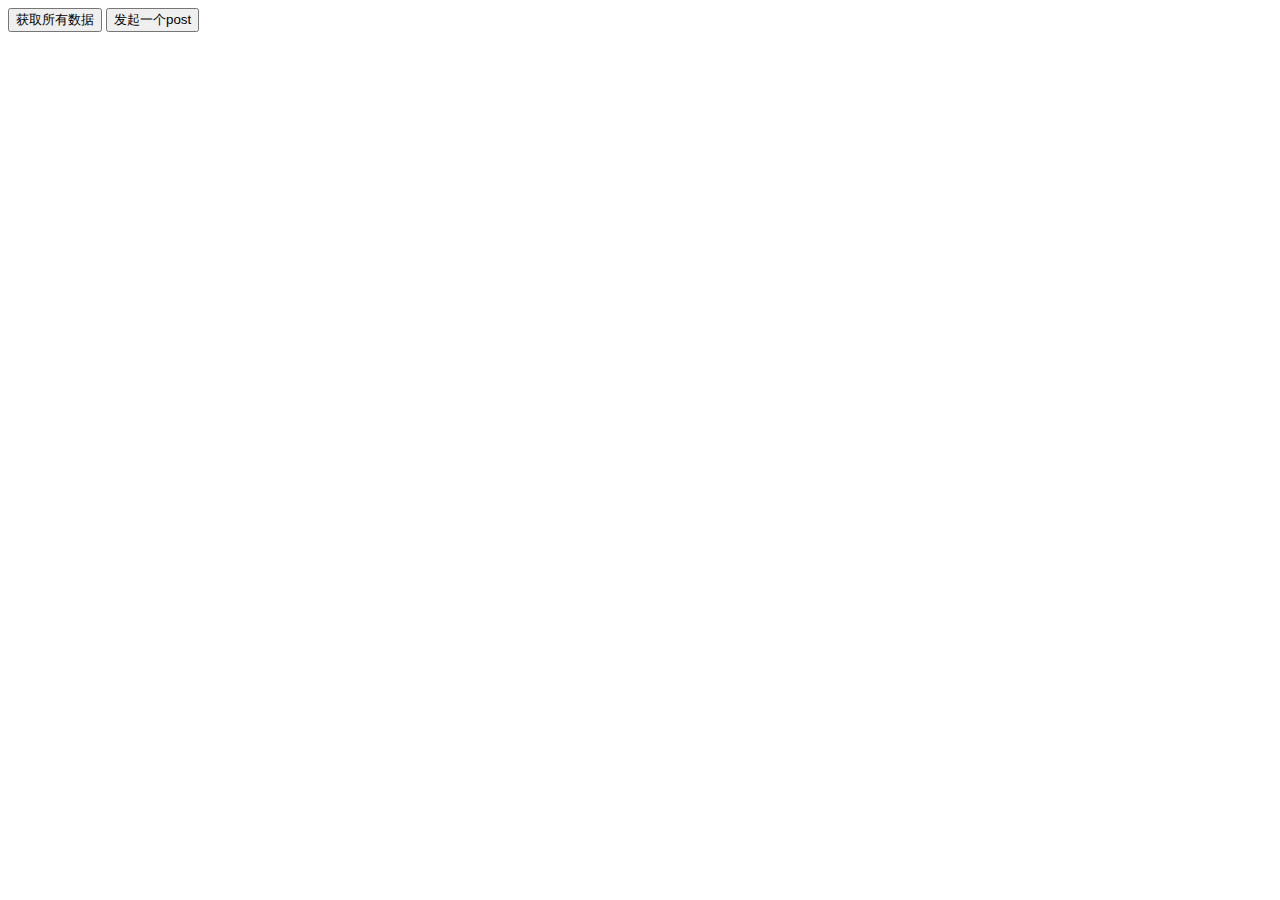
<file: fatch-api/index.html>
<!DOCTYPE html>
<html lang="en">
<head>
    <meta charset="UTF-8">
    <meta http-equiv="X-UA-Compatible" content="IE=edge">
    <meta name="viewport" content="width=device-width, initial-scale=1.0">
    <title>fetch api</title>
</head>
<body>
    <button onclick="getAll()">获取所有数据</button>
    <button onclick="postAll()">发起一个post</button>
    <script src="./fetch.js"></script>
</body>
</html>
</file>
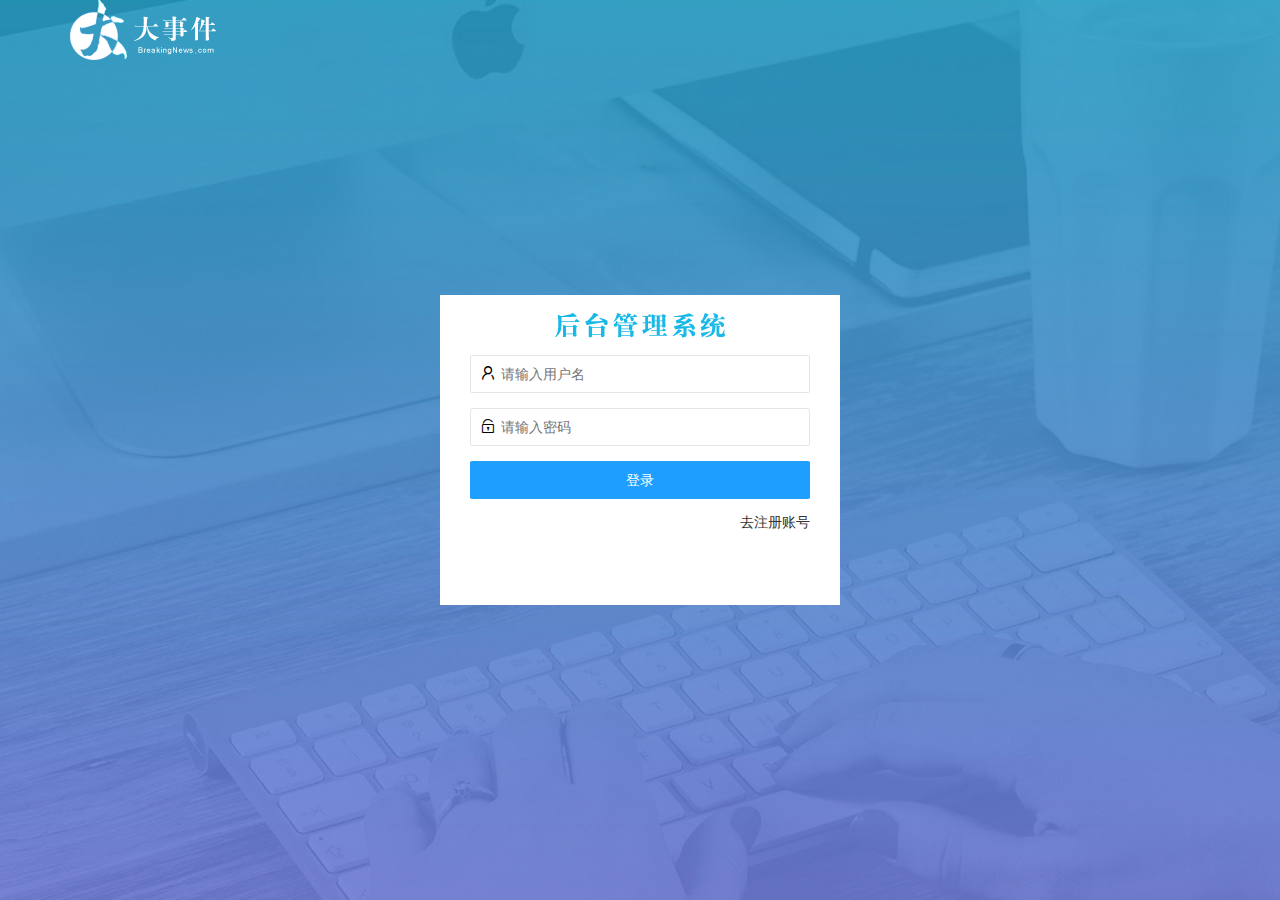
<file: login.html>
<!DOCTYPE html>
<html lang="en">

<head>
    <meta charset="UTF-8">
    <meta http-equiv="X-UA-Compatible" content="IE=edge">
    <meta name="viewport" content="width=device-width, initial-scale=1.0">
    <link rel="stylesheet" href="./assets/css/login.css">
    <link rel="stylesheet" href="./assets/lib/layui/css/layui.css">
    <title>大事件-登录注册</title>
</head>

<body>
    <!-- logo -->
    <div class="layui-main">
        <img src="/assets/images/logo.png" alt="">
    </div>
    <!-- 登录 -->
    <div class="login_box">
        <div class="title-box"></div>
        <!-- 登录 -->
        <div class="loginBox">
            <form class="layui-form" action="" id="loginForm">
                    <div class="layui-form-item">
                <!-- 用户名 -->
                    <i class="layui-icon layui-icon-username"></i>
                    <input type="text" name="username" required lay-verify="required" placeholder="请输入用户名"
                        autocomplete="off" class="layui-input">
                    </div>
                <!-- 密码 -->
                     <div class="layui-form-item">
                    <i class="layui-icon layui-icon-password"></i>
                    <input type="password" name="password" required lay-verify="required|pass" placeholder="请输入密码" autocomplete="off"
                    class="layui-input">
                    </div>
                    <!-- //<div class="layui-form-item"></div> layui-btn-fluid独占一行 -->
                    <div class="layui-form-item btn">
                         <button class="layui-btn layui-btn-fluid layui-btn-normal" lay-submit lay-filter="formDemo">登录</button>
                     </div>

                    <div class="layui-form-item">
                      <a href="javascript:;" class="links" id="link_reg">去注册账号</a>
                     </div>

             </form>
       
    </div>
    <!-- 注册 -->
    <div class="regBox">
        <form class="layui-form" action="" id="regForm">
            <div class="layui-form-item">
        <!-- 用户名 -->
            <i class="layui-icon layui-icon-username"></i>
            <input type="text" name="username" required lay-verify="required" placeholder="请输入用户名"
                autocomplete="off" class="layui-input">
            </div>
        <!-- 密码 -->
            <div class="layui-form-item">
            <i class="layui-icon layui-icon-password"></i>
            <input type="password" name="password" required lay-verify="required|pass" placeholder="请输入密码" autocomplete="off"
            class="layui-input">
            </div>
            <div class="layui-form-item">
                <i class="layui-icon layui-icon-password"></i>
                <input type="password" name="password" required lay-verify="required|pass|repwd" placeholder="再次确认密码" autocomplete="off"
                class="layui-input">
            </div>
            <!-- //<div class="layui-form-item"></div> layui-btn-fluid独占一行 -->
            <div class="layui-form-item btn">
                 <button class="layui-btn layui-btn-fluid layui-btn-normal" lay-submit lay-filter="formDemo">注册</button>
             </div>

            <div class="layui-form-item">
                <a href="javascript:;" class="links" id="link_login">去登录账号</a>
             </div>

     </form>
       
    </div>
    </div>
    <!-- jquery -->
    <script src="./assets/lib/layui/layui.all.js"></script>
    <script src="./assets/lib/jquery.js"></script>
    <script src="/assets/js/baseAPI.js"></script>
    <script src="/assets/js/login.js"></script>
</body>

</html>
</file>
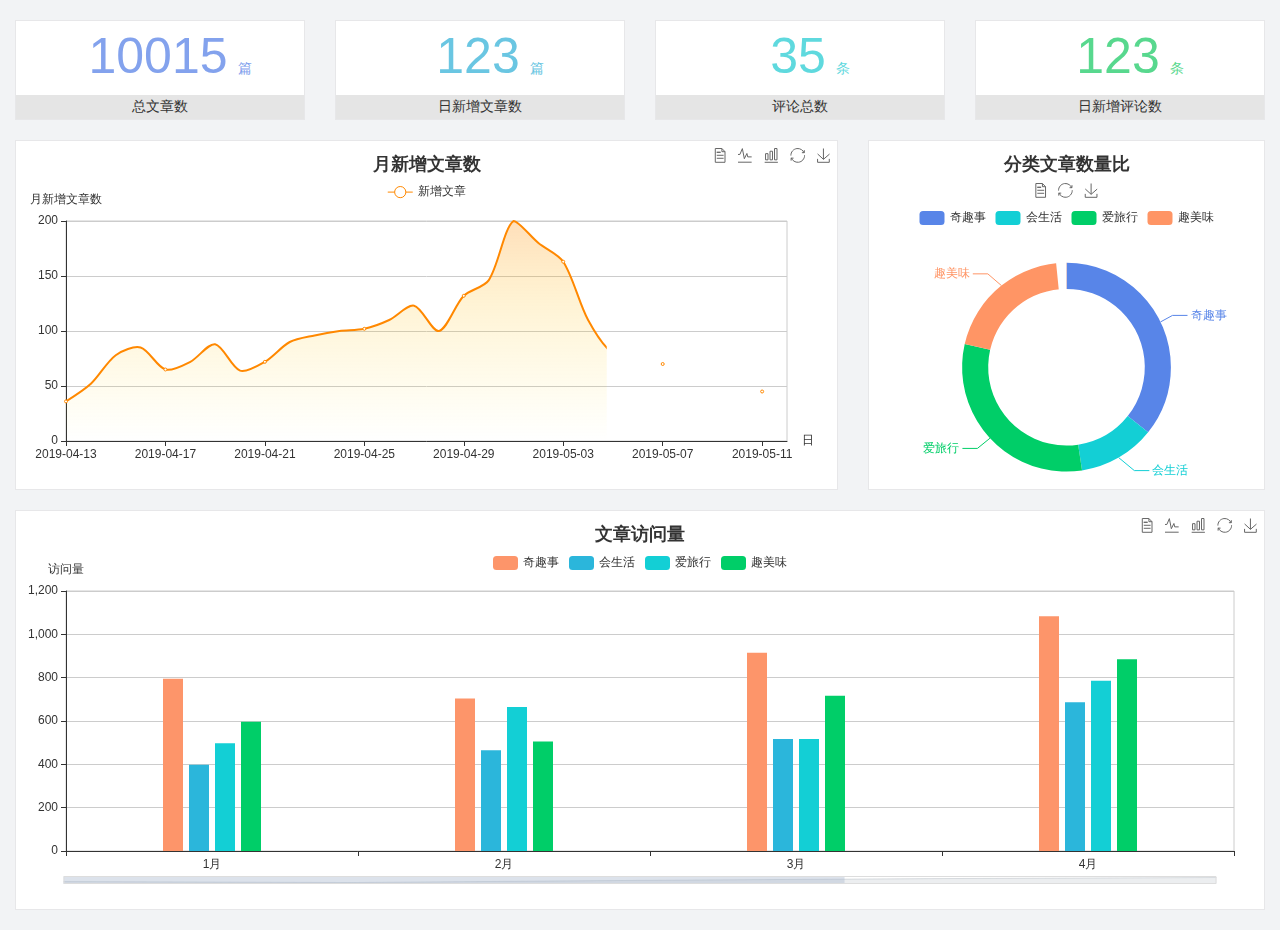
<file: home/dashboard.html>
<!DOCTYPE html>
<html lang="en">

<head>
  <meta charset="UTF-8">
  <meta name="viewport" content="width=device-width, initial-scale=1.0">
  <meta http-equiv="X-UA-Compatible" content="ie=edge">
  <title>图表统计</title>
  <link rel="stylesheet" href="../../assets/lib/bootstrap.css" />
  <link rel="stylesheet" href="../../assets/lib/main.css" />
  <script src="../../assets/lib/jquery.js"></script>
  <script type="text/javascript" src="../../assets/lib/echarts.min.js"></script>
</head>

<body>
  <div class="container-fluid">
    <div class="row spannel_list">
      <div class="col-sm-3 col-xs-6">
        <div class="spannel">
          <em>10015</em><span>篇</span>
          <b>总文章数</b>
        </div>
      </div>
      <div class="col-sm-3 col-xs-6">
        <div class="spannel scolor01">
          <em>123</em><span>篇</span>
          <b>日新增文章数</b>
        </div>
      </div>
      <div class="col-sm-3 col-xs-6">
        <div class="spannel scolor02">
          <em>35</em><span>条</span>
          <b>评论总数</b>
        </div>
      </div>
      <div class="col-sm-3 col-xs-6">
        <div class="spannel scolor03">
          <em>123</em><span>条</span>
          <b>日新增评论数</b>
        </div>
      </div>
    </div>
  </div>

  <div class="container-fluid">
    <div class="row curve-pie">
      <div class="col-lg-8 col-md-8">
        <div class="gragh_pannel" id="curve_show"></div>
      </div>
      <div class="col-lg-4 col-md-4">
        <div class="gragh_pannel" id="pie_show"></div>
      </div>
    </div>
  </div>

  <div class="container-fluid">
    <div class="column_pannel" id="column_show"></div>
  </div>

  <script>
    var oChart = echarts.init(document.getElementById('curve_show'));
    var aList_all = [
      { 'count': 36, 'date': '2019-04-13' },
      { 'count': 52, 'date': '2019-04-14' },
      { 'count': 78, 'date': '2019-04-15' },
      { 'count': 85, 'date': '2019-04-16' },
      { 'count': 65, 'date': '2019-04-17' },
      { 'count': 72, 'date': '2019-04-18' },
      { 'count': 88, 'date': '2019-04-19' },
      { 'count': 64, 'date': '2019-04-20' },
      { 'count': 72, 'date': '2019-04-21' },
      { 'count': 90, 'date': '2019-04-22' },
      { 'count': 96, 'date': '2019-04-23' },
      { 'count': 100, 'date': '2019-04-24' },
      { 'count': 102, 'date': '2019-04-25' },
      { 'count': 110, 'date': '2019-04-26' },
      { 'count': 123, 'date': '2019-04-27' },
      { 'count': 100, 'date': '2019-04-28' },
      { 'count': 132, 'date': '2019-04-29' },
      { 'count': 146, 'date': '2019-04-30' },
      { 'count': 200, 'date': '2019-05-01' },
      { 'count': 180, 'date': '2019-05-02' },
      { 'count': 163, 'date': '2019-05-03' },
      { 'count': 110, 'date': '2019-05-04' },
      { 'count': 80, 'date': '2019-05-05' },
      { 'count': 82, 'date': '2019-05-06' },
      { 'count': 70, 'date': '2019-05-07' },
      { 'count': 65, 'date': '2019-05-08' },
      { 'count': 54, 'date': '2019-05-09' },
      { 'count': 40, 'date': '2019-05-10' },
      { 'count': 45, 'date': '2019-05-11' },
      { 'count': 38, 'date': '2019-05-12' },
    ];

    let aCount = [];
    let aDate = [];

    for (var i = 0; i < aList_all.length; i++) {
      aCount.push(aList_all[i].count);
      aDate.push(aList_all[i].date);
    }

    var chartopt = {
      title: {
        text: '月新增文章数',
        left: 'center',
        top: '10'
      },
      tooltip: {
        trigger: 'axis'
      },
      legend: {
        data: ['新增文章'],
        top: '40'
      },
      toolbox: {
        show: true,
        feature: {
          mark: { show: true },
          dataView: { show: true, readOnly: false },
          magicType: { show: true, type: ['line', 'bar'] },
          restore: { show: true },
          saveAsImage: { show: true }
        }
      },
      calculable: true,
      xAxis: [
        {
          name: '日',
          type: 'category',
          boundaryGap: false,
          data: aDate
        }
      ],
      yAxis: [
        {
          name: '月新增文章数',
          type: 'value'
        }
      ],
      series: [
        {
          name: '新增文章',
          type: 'line',
          smooth: true,
          itemStyle: { normal: { areaStyle: { type: 'default' }, color: '#f80' }, lineStyle: { color: '#f80' } },
          data: aCount
        }],
      areaStyle: {
        normal: {
          color: new echarts.graphic.LinearGradient(0, 0, 0, 1, [{
            offset: 0,
            color: 'rgba(255,136,0,0.39)'
          }, {
            offset: .34,
            color: 'rgba(255,180,0,0.25)'
          }, {
            offset: 1,
            color: 'rgba(255,222,0,0.00)'
          }])

        }
      },
      grid: {
        show: true,
        x: 50,
        x2: 50,
        y: 80,
        height: 220
      }
    };

    oChart.setOption(chartopt);


    var oPie = echarts.init(document.getElementById('pie_show'));
    var oPieopt =
    {
      title: {
        top: 10,
        text: '分类文章数量比',
        x: 'center'
      },
      tooltip: {
        trigger: 'item',
        formatter: "{a} <br/>{b} : {c} ({d}%)"
      },
      color: ['#5885e8', '#13cfd5', '#00ce68', '#ff9565'],
      legend: {
        x: 'center',
        top: 65,
        data: ['奇趣事', '会生活', '爱旅行', '趣美味']
      },
      toolbox: {
        show: true,
        x: 'center',
        top: 35,
        feature: {
          mark: { show: true },
          dataView: { show: true, readOnly: false },
          magicType: {
            show: true,
            type: ['pie', 'funnel'],
            option: {
              funnel: {
                x: '25%',
                width: '50%',
                funnelAlign: 'left',
                max: 1548
              }
            }
          },
          restore: { show: true },
          saveAsImage: { show: true }
        }
      },
      calculable: true,
      series: [
        {
          name: '访问来源',
          type: 'pie',
          radius: ['45%', '60%'],
          center: ['50%', '65%'],
          data: [
            { value: 300, name: '奇趣事' },
            { value: 100, name: '会生活' },
            { value: 260, name: '爱旅行' },
            { value: 180, name: '趣美味' }
          ]
        }
      ]
    };
    oPie.setOption(oPieopt);



    var oColumn = this.echarts.init(document.getElementById('column_show'));
    var oColumnopt =
    {
      title: {
        text: '文章访问量',
        left: 'center',
        top: '10'
      },
      tooltip: {
        trigger: 'axis'
      },
      legend: {
        data: ['奇趣事', '会生活', '爱旅行', '趣美味'],
        top: '40'
      },
      toolbox: {
        show: true,
        feature: {
          mark: { show: true },
          dataView: { show: true, readOnly: false },
          magicType: { show: true, type: ['line', 'bar'] },
          restore: { show: true },
          saveAsImage: { show: true }
        }
      },
      calculable: true,
      xAxis: [
        {
          type: 'category',
          data: ['1月', '2月', '3月', '4月', '5月']
        }
      ],
      yAxis: [
        {
          name: '访问量',
          type: 'value'
        }
      ],
      series: [
        {
          name: '奇趣事',
          type: 'bar',
          barWidth: 20,
          itemStyle: {
            normal: { areaStyle: { type: 'default' }, color: '#fd956a' }
          },
          data: [800, 708, 920, 1090, 1200]
        },
        {
          name: '会生活',
          type: 'bar',
          barWidth: 20,
          itemStyle: {
            normal: { areaStyle: { type: 'default' }, color: '#2bb6db' }
          },
          data: [400, 468, 520, 690, 800]
        },
        {
          name: '爱旅行',
          type: 'bar',
          barWidth: 20,
          itemStyle: {
            normal: { areaStyle: { type: 'default' }, color: '#13cfd5' }
          },
          data: [500, 668, 520, 790, 900]
        },
        {
          name: '趣美味',
          type: 'bar',
          barWidth: 20,
          itemStyle: {
            normal: { areaStyle: { type: 'default' }, color: '#00ce68' }
          },
          data: [600, 508, 720, 890, 1000]
        }
      ],
      grid: {
        show: true,
        x: 50,
        x2: 30,
        y: 80,
        height: 260
      },
      dataZoom: [//给x轴设置滚动条
        {
          start: 0,//默认为0
          end: 100 - 1000 / 31,//默认为100
          type: 'slider',
          show: true,
          xAxisIndex: [0],
          handleSize: 0,//滑动条的 左右2个滑动条的大小
          height: 8,//组件高度
          left: 45, //左边的距离
          right: 50,//右边的距离
          bottom: 26,//右边的距离
          handleColor: '#ddd',//h滑动图标的颜色
          handleStyle: {
            borderColor: "#cacaca",
            borderWidth: "1",
            shadowBlur: 2,
            background: "#ddd",
            shadowColor: "#ddd",
          }
        }]
    };
    oColumn.setOption(oColumnopt);
  </script>
</body>

</html>
</file>
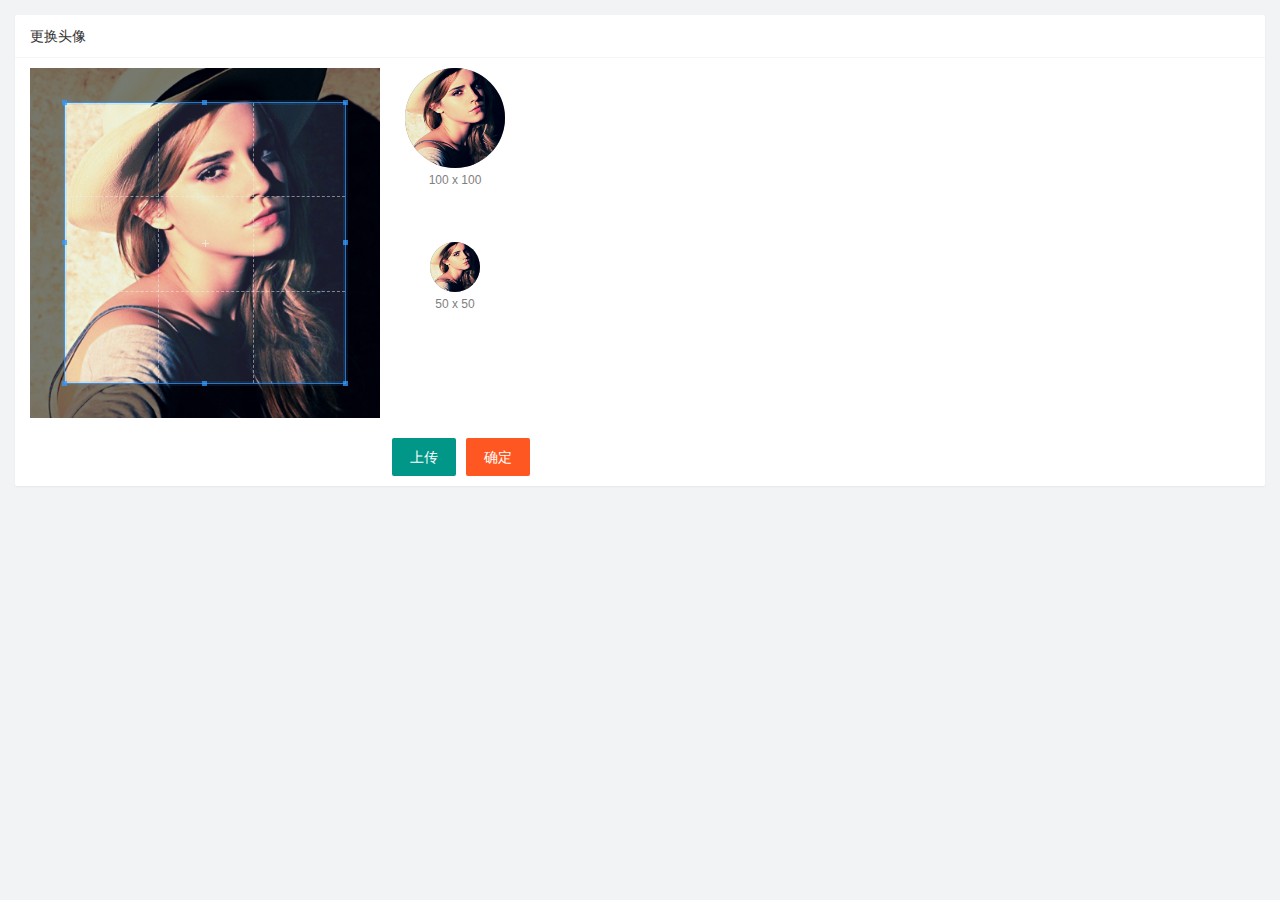
<file: user/user_avatar.html>
<html lang="en">
  <head>
    <meta charset="UTF-8" />
    <meta name="viewport" content="width=device-width, initial-scale=1.0" />
    <title>Document</title>
    <link rel="stylesheet" href="/assets/lib/layui/css/layui.css" />
    <link rel="stylesheet" href="/assets/css/user/user_avatar.css" />
    <link rel="stylesheet" href="/assets/lib/cropper/cropper.css" />
  </head>
  <body>
    <!-- 卡片区域 -->
    <div class="layui-card">
      <div class="layui-card-header">更换头像</div>
      <div class="layui-card-body">
          <!-- 第一行的图片裁剪和预览区域 -->
  <div class="row1">
    <!-- 图片裁剪区域 -->
    <div class="cropper-box">
      <!-- 这个 img 标签很重要，将来会把它初始化为裁剪区域 -->
      <img id="image" src="/assets/images/sample.jpg" />
    </div>
    <!-- 图片的预览区域 -->
    <div class="preview-box">
      <div>
        <!-- 宽高为 100px 的预览区域 -->
        <div class="img-preview w100"></div>
        <p class="size">100 x 100</p>
      </div>
      <div>
        <!-- 宽高为 50px 的预览区域 -->
        <div class="img-preview w50"></div>
        <p class="size">50 x 50</p>
      </div>
    </div>
  </div>

  <!-- 第二行的按钮区域 -->
  <div class="row2">
      <input type="file" name="" id="file" multiple>
    <button type="button" class="layui-btn" id="btn" >上传</button>
    <button type="button" class="layui-btn layui-btn-danger" id="btnComfirm">确定</button>
  </div>
      </div>
    </div>
    <script src="/assets/lib/jquery.js"></script>
    <script src="/assets/js/baseAPI.js"></script>
<script src="/assets/lib/cropper/Cropper.js"></script>
<script src="/assets/lib/cropper/jquery-cropper.js"></script>
<script src="/assets/lib/layui/layui.all.js"></script>
<script src="/assets/js/user/user_avatar.js"></script>

  </body>
</html>
</file>
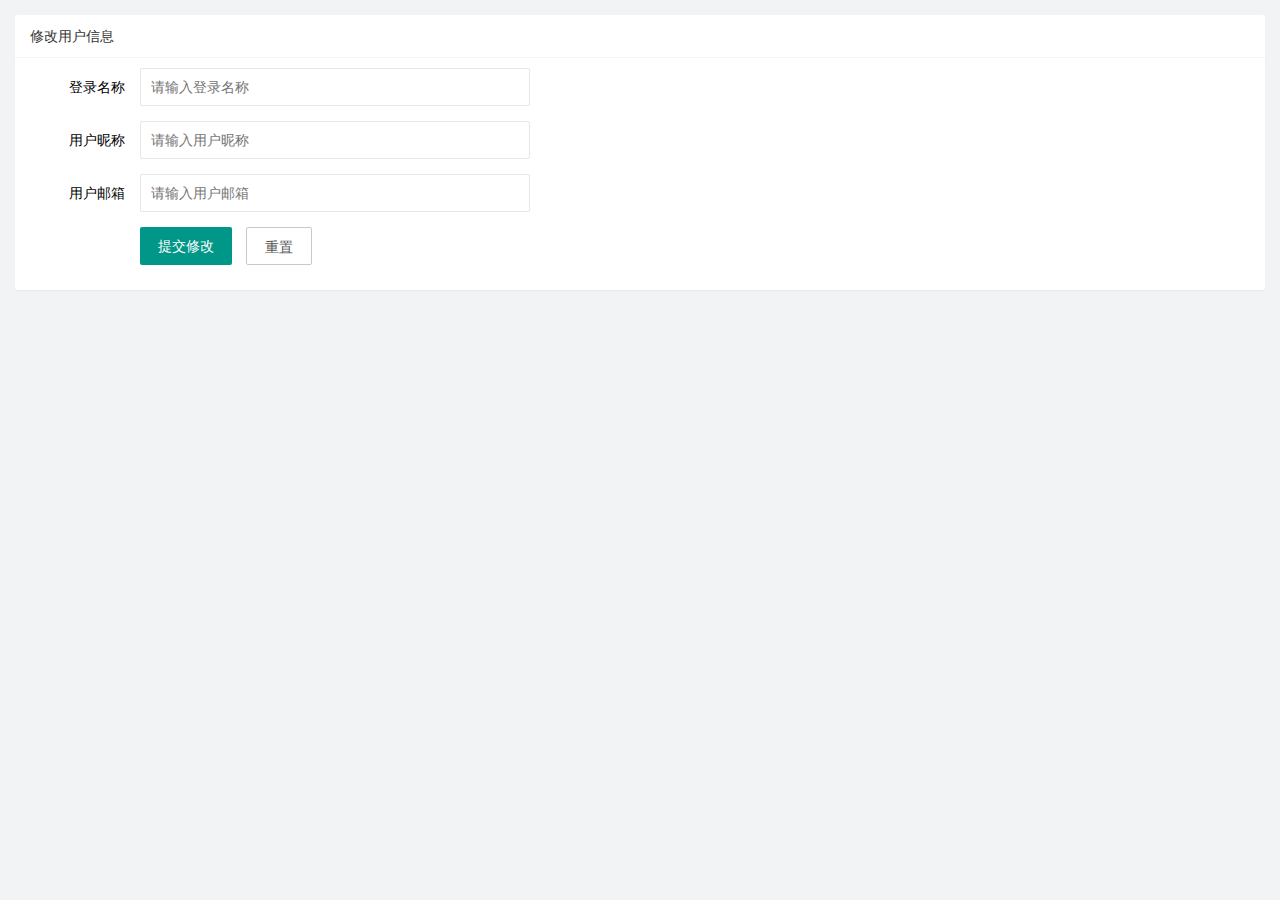
<file: user/user_info.html>
<!DOCTYPE html>
<html lang="en">
<head>
    <meta charset="UTF-8">
    <meta http-equiv="X-UA-Compatible" content="IE=edge">
    <meta name="viewport" content="width=device-width, initial-scale=1.0">
    <title>Document</title>
    <link rel="stylesheet" href="/assets/lib/layui/css/layui.css">
    <link rel="stylesheet" href="/assets/css/user/user_info.css">
</head>
<body>
    <div class="layui-card">
        <div class="layui-card-header">修改用户信息</div>
        <div class="layui-card-body">
            <form class="layui-form" action="" lay-filter="formUserInfo">
                <input type="hidden" name="id" value="">
                <div class="layui-form-item">
                  <label class="layui-form-label">登录名称</label>
                  <div class="layui-input-block">
                    <input type="text" name="username" value="" readonly  placeholder="请输入登录名称" autocomplete="off" class="layui-input">
                  </div>
                </div>
                <div class="layui-form-item">
                    <label class="layui-form-label">用户昵称</label>
                    <div class="layui-input-block">
                      <input type="text" name="nickname" required  lay-verify="required|nickname" placeholder="请输入用户昵称" autocomplete="off" class="layui-input">
                    </div>
                  </div>
                  <div class="layui-form-item">
                    <label class="layui-form-label">用户邮箱</label>
                    <div class="layui-input-block">
                      <input type="text" name="email" required  lay-verify="required|email" placeholder="请输入用户邮箱" autocomplete="off" class="layui-input">
                    </div>
                  </div>

                  <div class="layui-form-item">
                    <div class="layui-input-block">
                      <button class="layui-btn" lay-submit lay-filter="formDemo">提交修改</button>
                      <button type="reset" id="reset" class="layui-btn layui-btn-primary">重置</button>
                    </div>
                  </div>
                </form>
        </div>
      </div>
          
    <script src="/assets/lib/layui/layui.all.js"></script>
    <script src="/assets/lib/jquery.js"></script>
    <script src="/assets/js/baseAPI.js"></script>
    <script src="/assets/js/user/user_info.js"></script>
    
</body>
</html>
</file>
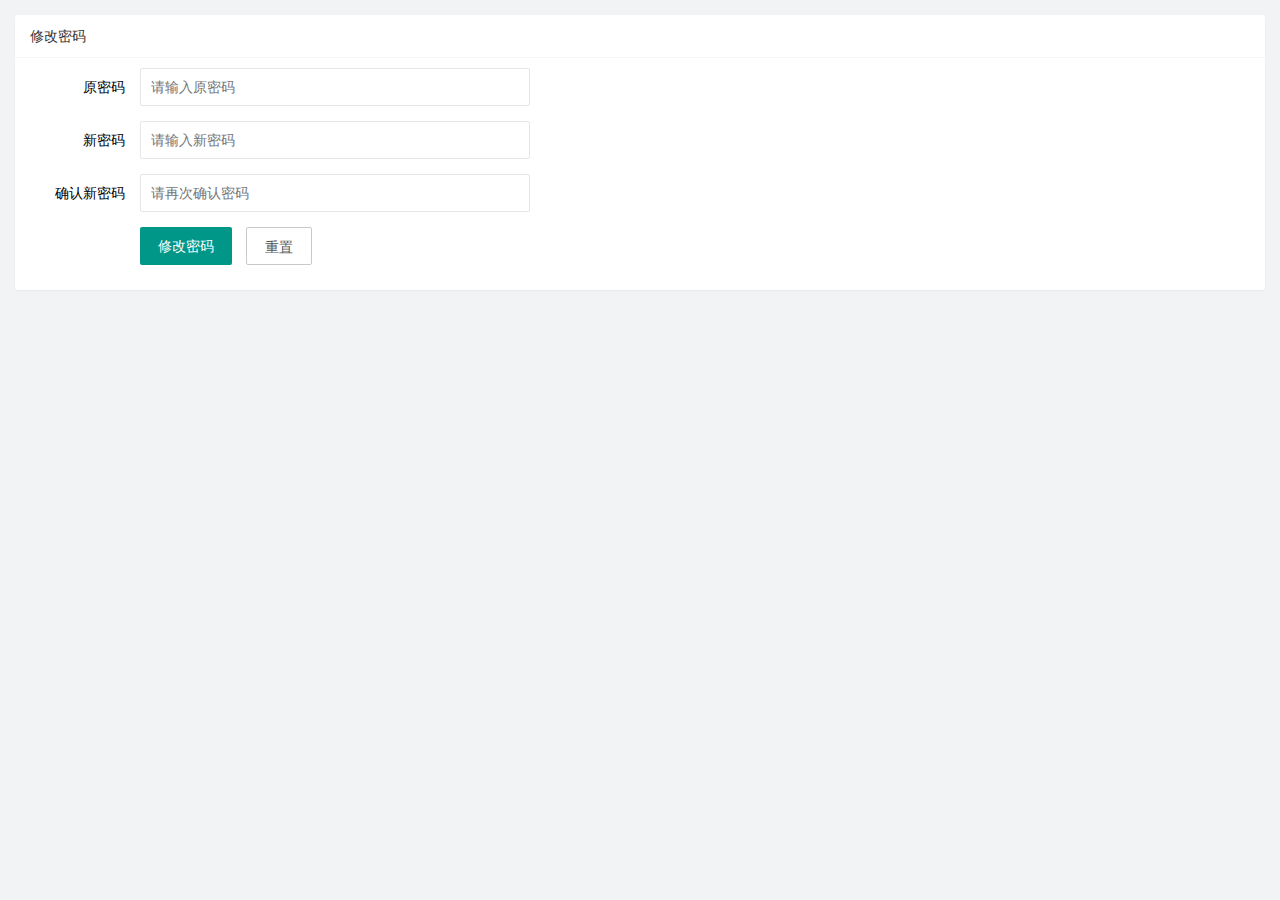
<file: user/user_pwd.html>
<!DOCTYPE html>
<html lang="en">
  <head>
    <meta charset="UTF-8" />
    <meta name="viewport" content="width=device-width, initial-scale=1.0" />
    <title>Document</title>
    <link rel="stylesheet" href="/assets/lib/layui/css/layui.css" />
    <link rel="stylesheet" href="/assets/css/user/user_pwd.css" />
  </head>
  <body>
    <!-- 卡片区域 -->
    <div class="layui-card">
      <div class="layui-card-header">修改密码</div>
      <div class="layui-card-body">
        <form class="layui-form">
          <div class="layui-form-item">
            <label class="layui-form-label">原密码</label>
            <div class="layui-input-block">
              <input type="password" name="oldPwd" required lay-verify="required" placeholder="请输入原密码" autocomplete="off" class="layui-input" />
            </div>
          </div>
          <div class="layui-form-item">
            <label class="layui-form-label">新密码</label>
            <div class="layui-input-block">
              <input type="password" name="newPwd" required lay-verify="required" placeholder="请输入新密码" autocomplete="off" class="layui-input" />
            </div>
          </div>
          <div class="layui-form-item">
            <label class="layui-form-label">确认新密码</label>
            <div class="layui-input-block">
              <input type="password" name="rePwd" required lay-verify="required" placeholder="请再次确认密码" autocomplete="off" class="layui-input" />
            </div>
          </div>
          <div class="layui-form-item">
            <div class="layui-input-block">
              <button class="layui-btn" lay-submit lay-filter="formDemo">修改密码</button>
              <button type="reset" class="layui-btn layui-btn-primary">重置</button>
            </div>
          </div>
        </form>
      </div>
    </div>
    <script src="/assets/lib/jquery.js"></script>
    <script src="/assets/js/baseAPI.js"></script>
    <script src="/assets/lib/layui/layui.all.js"></script>
    <script src="/assets/js/user/user_pwd.js"></script>
  </body>
</html>
</file>
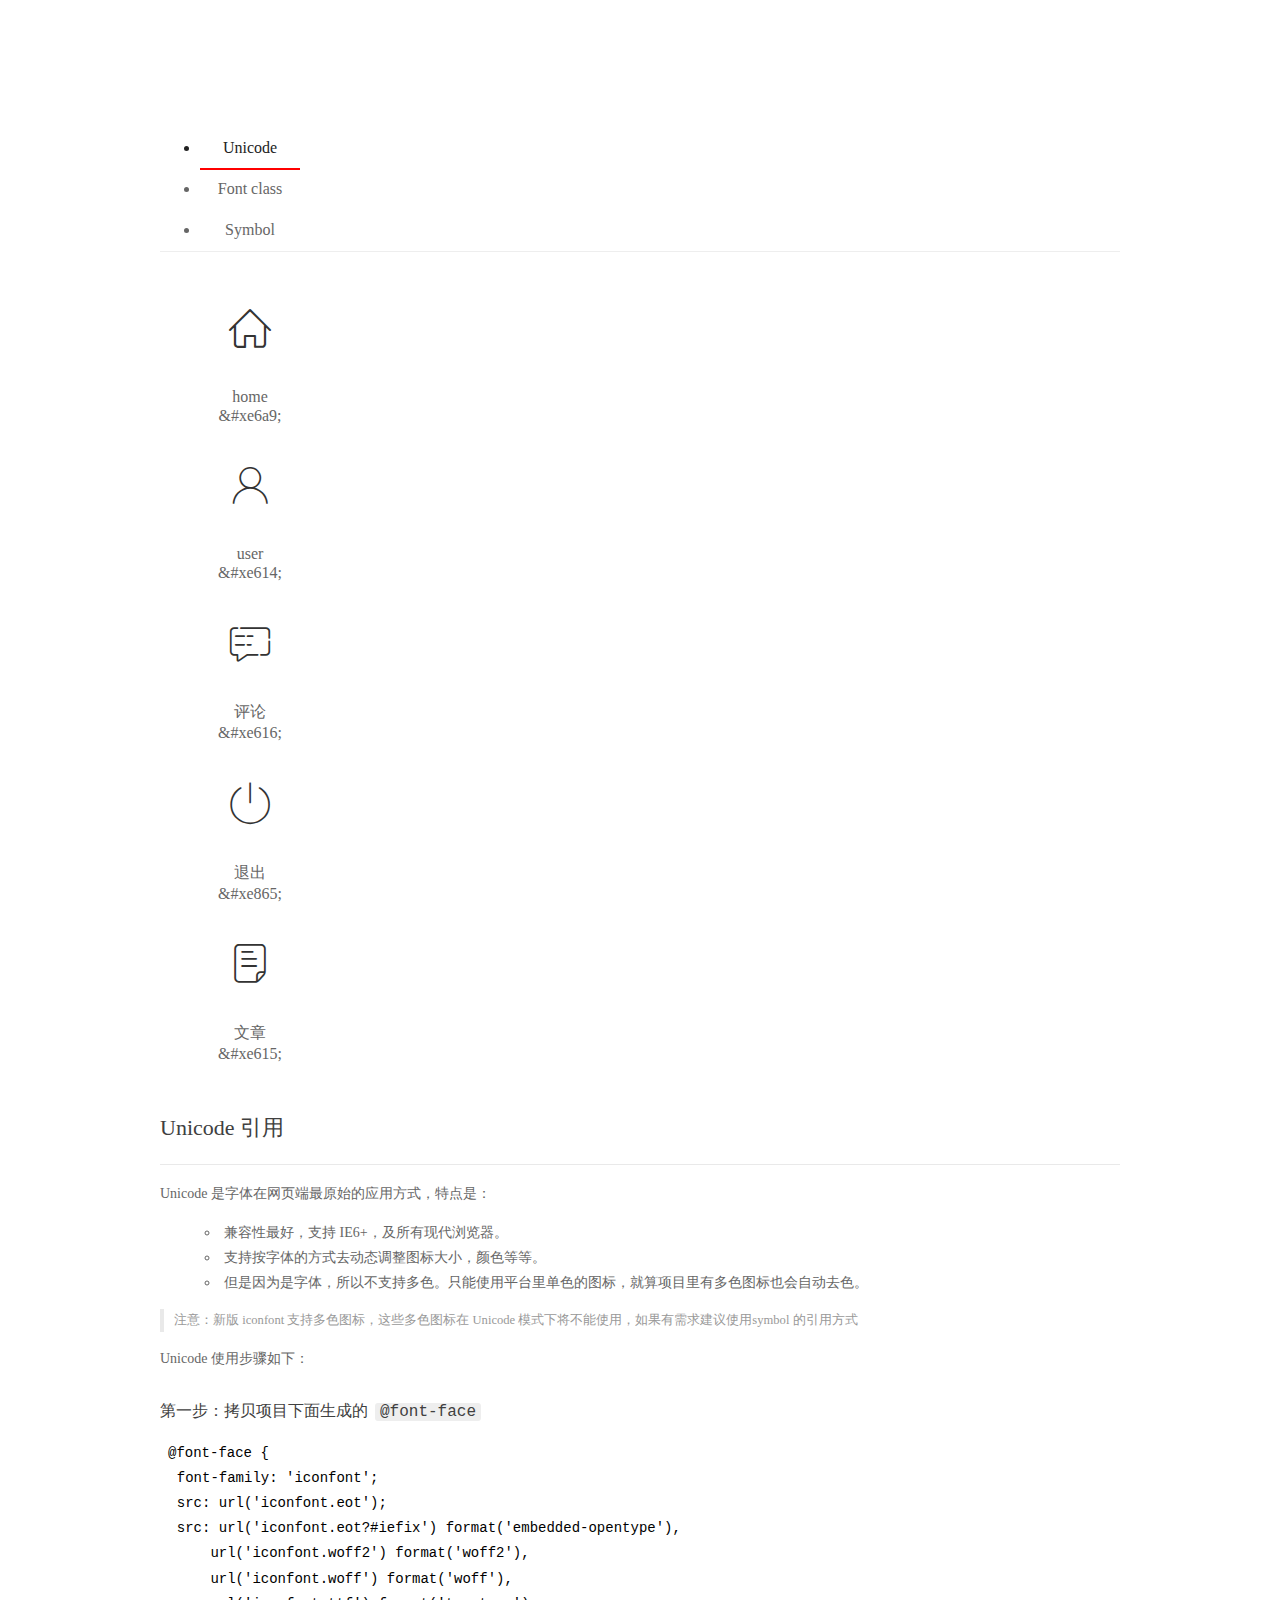
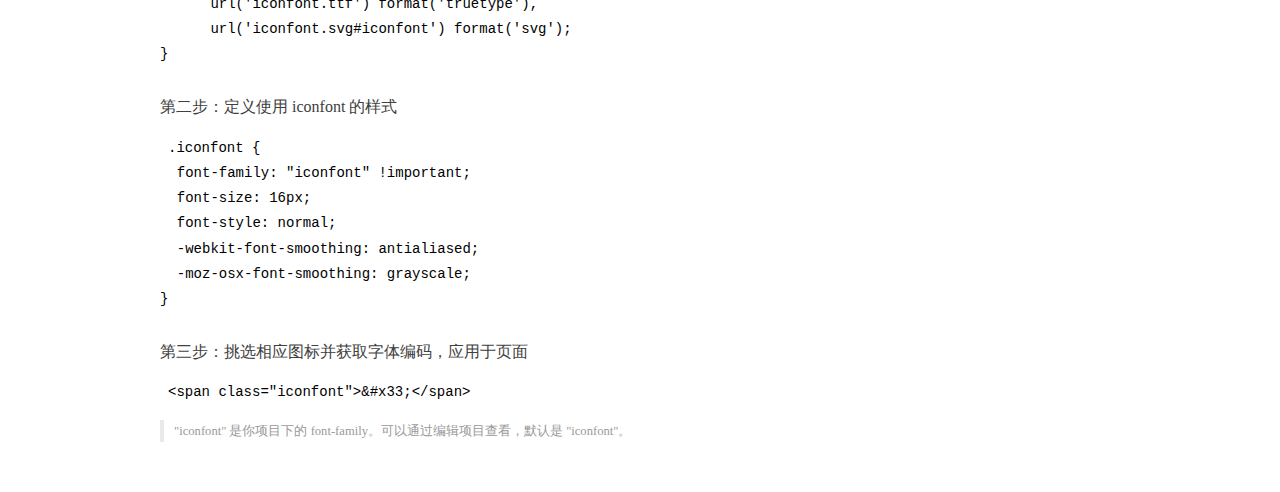
<file: assets/fonts/demo_index.html>
<!DOCTYPE html>
<html>
<head>
  <meta charset="utf-8"/>
  <title>IconFont Demo</title>
  <link rel="shortcut icon" href="https://gtms04.alicdn.com/tps/i4/TB1_oz6GVXXXXaFXpXXJDFnIXXX-64-64.ico" type="image/x-icon"/>
  <link rel="stylesheet" href="https://g.alicdn.com/thx/cube/1.3.2/cube.min.css">
  <link rel="stylesheet" href="demo.css">
  <link rel="stylesheet" href="iconfont.css">
  <script src="iconfont.js"></script>
  <!-- jQuery -->
  <script src="https://a1.alicdn.com/oss/uploads/2018/12/26/7bfddb60-08e8-11e9-9b04-53e73bb6408b.js"></script>
  <!-- 代码高亮 -->
  <script src="https://a1.alicdn.com/oss/uploads/2018/12/26/a3f714d0-08e6-11e9-8a15-ebf944d7534c.js"></script>
</head>
<body>
  <div class="main">
    <h1 class="logo"><a href="https://www.iconfont.cn/" title="iconfont 首页" target="_blank">&#xe86b;</a></h1>
    <div class="nav-tabs">
      <ul id="tabs" class="dib-box">
        <li class="dib active"><span>Unicode</span></li>
        <li class="dib"><span>Font class</span></li>
        <li class="dib"><span>Symbol</span></li>
      </ul>
      
    </div>
    <div class="tab-container">
      <div class="content unicode" style="display: block;">
          <ul class="icon_lists dib-box">
          
            <li class="dib">
              <span class="icon iconfont">&#xe6a9;</span>
                <div class="name">home</div>
                <div class="code-name">&amp;#xe6a9;</div>
              </li>
          
            <li class="dib">
              <span class="icon iconfont">&#xe614;</span>
                <div class="name">user</div>
                <div class="code-name">&amp;#xe614;</div>
              </li>
          
            <li class="dib">
              <span class="icon iconfont">&#xe616;</span>
                <div class="name">评论</div>
                <div class="code-name">&amp;#xe616;</div>
              </li>
          
            <li class="dib">
              <span class="icon iconfont">&#xe865;</span>
                <div class="name">退出</div>
                <div class="code-name">&amp;#xe865;</div>
              </li>
          
            <li class="dib">
              <span class="icon iconfont">&#xe615;</span>
                <div class="name">文章</div>
                <div class="code-name">&amp;#xe615;</div>
              </li>
          
          </ul>
          <div class="article markdown">
          <h2 id="unicode-">Unicode 引用</h2>
          <hr>

          <p>Unicode 是字体在网页端最原始的应用方式，特点是：</p>
          <ul>
            <li>兼容性最好，支持 IE6+，及所有现代浏览器。</li>
            <li>支持按字体的方式去动态调整图标大小，颜色等等。</li>
            <li>但是因为是字体，所以不支持多色。只能使用平台里单色的图标，就算项目里有多色图标也会自动去色。</li>
          </ul>
          <blockquote>
            <p>注意：新版 iconfont 支持多色图标，这些多色图标在 Unicode 模式下将不能使用，如果有需求建议使用symbol 的引用方式</p>
          </blockquote>
          <p>Unicode 使用步骤如下：</p>
          <h3 id="-font-face">第一步：拷贝项目下面生成的 <code>@font-face</code></h3>
<pre><code class="language-css"
>@font-face {
  font-family: 'iconfont';
  src: url('iconfont.eot');
  src: url('iconfont.eot?#iefix') format('embedded-opentype'),
      url('iconfont.woff2') format('woff2'),
      url('iconfont.woff') format('woff'),
      url('iconfont.ttf') format('truetype'),
      url('iconfont.svg#iconfont') format('svg');
}
</code></pre>
          <h3 id="-iconfont-">第二步：定义使用 iconfont 的样式</h3>
<pre><code class="language-css"
>.iconfont {
  font-family: "iconfont" !important;
  font-size: 16px;
  font-style: normal;
  -webkit-font-smoothing: antialiased;
  -moz-osx-font-smoothing: grayscale;
}
</code></pre>
          <h3 id="-">第三步：挑选相应图标并获取字体编码，应用于页面</h3>
<pre>
<code class="language-html"
>&lt;span class="iconfont"&gt;&amp;#x33;&lt;/span&gt;
</code></pre>
          <blockquote>
            <p>"iconfont" 是你项目下的 font-family。可以通过编辑项目查看，默认是 "iconfont"。</p>
          </blockquote>
          </div>
      </div>
      <div class="content font-class">
        <ul class="icon_lists dib-box">
          
          <li class="dib">
            <span class="icon iconfont icon-home"></span>
            <div class="name">
              home
            </div>
            <div class="code-name">.icon-home
            </div>
          </li>
          
          <li class="dib">
            <span class="icon iconfont icon-user"></span>
            <div class="name">
              user
            </div>
            <div class="code-name">.icon-user
            </div>
          </li>
          
          <li class="dib">
            <span class="icon iconfont icon-pinglun"></span>
            <div class="name">
              评论
            </div>
            <div class="code-name">.icon-pinglun
            </div>
          </li>
          
          <li class="dib">
            <span class="icon iconfont icon-tuichu"></span>
            <div class="name">
              退出
            </div>
            <div class="code-name">.icon-tuichu
            </div>
          </li>
          
          <li class="dib">
            <span class="icon iconfont icon-16"></span>
            <div class="name">
              文章
            </div>
            <div class="code-name">.icon-16
            </div>
          </li>
          
        </ul>
        <div class="article markdown">
        <h2 id="font-class-">font-class 引用</h2>
        <hr>

        <p>font-class 是 Unicode 使用方式的一种变种，主要是解决 Unicode 书写不直观，语意不明确的问题。</p>
        <p>与 Unicode 使用方式相比，具有如下特点：</p>
        <ul>
          <li>兼容性良好，支持 IE8+，及所有现代浏览器。</li>
          <li>相比于 Unicode 语意明确，书写更直观。可以很容易分辨这个 icon 是什么。</li>
          <li>因为使用 class 来定义图标，所以当要替换图标时，只需要修改 class 里面的 Unicode 引用。</li>
          <li>不过因为本质上还是使用的字体，所以多色图标还是不支持的。</li>
        </ul>
        <p>使用步骤如下：</p>
        <h3 id="-fontclass-">第一步：引入项目下面生成的 fontclass 代码：</h3>
<pre><code class="language-html">&lt;link rel="stylesheet" href="./iconfont.css"&gt;
</code></pre>
        <h3 id="-">第二步：挑选相应图标并获取类名，应用于页面：</h3>
<pre><code class="language-html">&lt;span class="iconfont icon-xxx"&gt;&lt;/span&gt;
</code></pre>
        <blockquote>
          <p>"
            iconfont" 是你项目下的 font-family。可以通过编辑项目查看，默认是 "iconfont"。</p>
        </blockquote>
      </div>
      </div>
      <div class="content symbol">
          <ul class="icon_lists dib-box">
          
            <li class="dib">
                <svg class="icon svg-icon" aria-hidden="true">
                  <use xlink:href="#icon-home"></use>
                </svg>
                <div class="name">home</div>
                <div class="code-name">#icon-home</div>
            </li>
          
            <li class="dib">
                <svg class="icon svg-icon" aria-hidden="true">
                  <use xlink:href="#icon-user"></use>
                </svg>
                <div class="name">user</div>
                <div class="code-name">#icon-user</div>
            </li>
          
            <li class="dib">
                <svg class="icon svg-icon" aria-hidden="true">
                  <use xlink:href="#icon-pinglun"></use>
                </svg>
                <div class="name">评论</div>
                <div class="code-name">#icon-pinglun</div>
            </li>
          
            <li class="dib">
                <svg class="icon svg-icon" aria-hidden="true">
                  <use xlink:href="#icon-tuichu"></use>
                </svg>
                <div class="name">退出</div>
                <div class="code-name">#icon-tuichu</div>
            </li>
          
            <li class="dib">
                <svg class="icon svg-icon" aria-hidden="true">
                  <use xlink:href="#icon-16"></use>
                </svg>
                <div class="name">文章</div>
                <div class="code-name">#icon-16</div>
            </li>
          
          </ul>
          <div class="article markdown">
          <h2 id="symbol-">Symbol 引用</h2>
          <hr>

          <p>这是一种全新的使用方式，应该说这才是未来的主流，也是平台目前推荐的用法。相关介绍可以参考这篇<a href="">文章</a>
            这种用法其实是做了一个 SVG 的集合，与另外两种相比具有如下特点：</p>
          <ul>
            <li>支持多色图标了，不再受单色限制。</li>
            <li>通过一些技巧，支持像字体那样，通过 <code>font-size</code>, <code>color</code> 来调整样式。</li>
            <li>兼容性较差，支持 IE9+，及现代浏览器。</li>
            <li>浏览器渲染 SVG 的性能一般，还不如 png。</li>
          </ul>
          <p>使用步骤如下：</p>
          <h3 id="-symbol-">第一步：引入项目下面生成的 symbol 代码：</h3>
<pre><code class="language-html">&lt;script src="./iconfont.js"&gt;&lt;/script&gt;
</code></pre>
          <h3 id="-css-">第二步：加入通用 CSS 代码（引入一次就行）：</h3>
<pre><code class="language-html">&lt;style&gt;
.icon {
  width: 1em;
  height: 1em;
  vertical-align: -0.15em;
  fill: currentColor;
  overflow: hidden;
}
&lt;/style&gt;
</code></pre>
          <h3 id="-">第三步：挑选相应图标并获取类名，应用于页面：</h3>
<pre><code class="language-html">&lt;svg class="icon" aria-hidden="true"&gt;
  &lt;use xlink:href="#icon-xxx"&gt;&lt;/use&gt;
&lt;/svg&gt;
</code></pre>
          </div>
      </div>

    </div>
  </div>
  <script>
  $(document).ready(function () {
      $('.tab-container .content:first').show()

      $('#tabs li').click(function (e) {
        var tabContent = $('.tab-container .content')
        var index = $(this).index()

        if ($(this).hasClass('active')) {
          return
        } else {
          $('#tabs li').removeClass('active')
          $(this).addClass('active')

          tabContent.hide().eq(index).fadeIn()
        }
      })
    })
  </script>
</body>
</html>
</file>
<file: assets/css/login.css>
html,body{
    margin: 0;
    padding: 0;
    width: 100%;
    height: 100%;
    background: url('/assets/images/login_bg.jpg') no-repeat center;
    background-size: cover;
    /* background-color: pink; */
}
.login_box{
    width: 400px;
    height: 310px;
    background-color: #fff;
    position: absolute;
    top: 50%;
    left: 50%;
    transform: translate(-50%,-50%);
}
.title-box{
    height: 60px;
    background:url(/assets/images/login_title.png) no-repeat;
    background-position: center;
}
/* 隐藏 */
.regBox{
    display: none;
}
.layui-form{
    padding: 0 30px;
}
.links{
    display: flex;
    justify-content: flex-end;
}
.links a{
    font-size: 20px;
}
/* .btn{
    padding: 40px 0 0;
} */
.layui-form-item{
    position: relative;
}
.layui-icon{
    position: absolute;
    top: 10px;
    left: 10px;
}
.layui-input{
    padding-left: 30px!important;
}
</file>
<file: assets/lib/layui/css/layui.css>
/** layui-v2.5.5 MIT License By https://www.layui.com */
 .layui-inline,img{display:inline-block;vertical-align:middle}h1,h2,h3,h4,h5,h6{font-weight:400}.layui-edge,.layui-header,.layui-inline,.layui-main{position:relative}.layui-body,.layui-edge,.layui-elip{overflow:hidden}.layui-btn,.layui-edge,.layui-inline,img{vertical-align:middle}.layui-btn,.layui-disabled,.layui-icon,.layui-unselect{-moz-user-select:none;-webkit-user-select:none;-ms-user-select:none}.layui-elip,.layui-form-checkbox span,.layui-form-pane .layui-form-label{text-overflow:ellipsis;white-space:nowrap}.layui-breadcrumb,.layui-tree-btnGroup{visibility:hidden}blockquote,body,button,dd,div,dl,dt,form,h1,h2,h3,h4,h5,h6,input,li,ol,p,pre,td,textarea,th,ul{margin:0;padding:0;-webkit-tap-highlight-color:rgba(0,0,0,0)}a:active,a:hover{outline:0}img{border:none}li{list-style:none}table{border-collapse:collapse;border-spacing:0}h4,h5,h6{font-size:100%}button,input,optgroup,option,select,textarea{font-family:inherit;font-size:inherit;font-style:inherit;font-weight:inherit;outline:0}pre{white-space:pre-wrap;white-space:-moz-pre-wrap;white-space:-pre-wrap;white-space:-o-pre-wrap;word-wrap:break-word}body{line-height:24px;font:14px Helvetica Neue,Helvetica,PingFang SC,Tahoma,Arial,sans-serif}hr{height:1px;margin:10px 0;border:0;clear:both}a{color:#333;text-decoration:none}a:hover{color:#777}a cite{font-style:normal;*cursor:pointer}.layui-border-box,.layui-border-box *{box-sizing:border-box}.layui-box,.layui-box *{box-sizing:content-box}.layui-clear{clear:both;*zoom:1}.layui-clear:after{content:'\20';clear:both;*zoom:1;display:block;height:0}.layui-inline{*display:inline;*zoom:1}.layui-edge{display:inline-block;width:0;height:0;border-width:6px;border-style:dashed;border-color:transparent}.layui-edge-top{top:-4px;border-bottom-color:#999;border-bottom-style:solid}.layui-edge-right{border-left-color:#999;border-left-style:solid}.layui-edge-bottom{top:2px;border-top-color:#999;border-top-style:solid}.layui-edge-left{border-right-color:#999;border-right-style:solid}.layui-disabled,.layui-disabled:hover{color:#d2d2d2!important;cursor:not-allowed!important}.layui-circle{border-radius:100%}.layui-show{display:block!important}.layui-hide{display:none!important}@font-face{font-family:layui-icon;src:url(../font/iconfont.eot?v=250);src:url(../font/iconfont.eot?v=250#iefix) format('embedded-opentype'),url(../font/iconfont.woff2?v=250) format('woff2'),url(../font/iconfont.woff?v=250) format('woff'),url(../font/iconfont.ttf?v=250) format('truetype'),url(../font/iconfont.svg?v=250#layui-icon) format('svg')}.layui-icon{font-family:layui-icon!important;font-size:16px;font-style:normal;-webkit-font-smoothing:antialiased;-moz-osx-font-smoothing:grayscale}.layui-icon-reply-fill:before{content:"\e611"}.layui-icon-set-fill:before{content:"\e614"}.layui-icon-menu-fill:before{content:"\e60f"}.layui-icon-search:before{content:"\e615"}.layui-icon-share:before{content:"\e641"}.layui-icon-set-sm:before{content:"\e620"}.layui-icon-engine:before{content:"\e628"}.layui-icon-close:before{content:"\1006"}.layui-icon-close-fill:before{content:"\1007"}.layui-icon-chart-screen:before{content:"\e629"}.layui-icon-star:before{content:"\e600"}.layui-icon-circle-dot:before{content:"\e617"}.layui-icon-chat:before{content:"\e606"}.layui-icon-release:before{content:"\e609"}.layui-icon-list:before{content:"\e60a"}.layui-icon-chart:before{content:"\e62c"}.layui-icon-ok-circle:before{content:"\1005"}.layui-icon-layim-theme:before{content:"\e61b"}.layui-icon-table:before{content:"\e62d"}.layui-icon-right:before{content:"\e602"}.layui-icon-left:before{content:"\e603"}.layui-icon-cart-simple:before{content:"\e698"}.layui-icon-face-cry:before{content:"\e69c"}.layui-icon-face-smile:before{content:"\e6af"}.layui-icon-survey:before{content:"\e6b2"}.layui-icon-tree:before{content:"\e62e"}.layui-icon-upload-circle:before{content:"\e62f"}.layui-icon-add-circle:before{content:"\e61f"}.layui-icon-download-circle:before{content:"\e601"}.layui-icon-templeate-1:before{content:"\e630"}.layui-icon-util:before{content:"\e631"}.layui-icon-face-surprised:before{content:"\e664"}.layui-icon-edit:before{content:"\e642"}.layui-icon-speaker:before{content:"\e645"}.layui-icon-down:before{content:"\e61a"}.layui-icon-file:before{content:"\e621"}.layui-icon-layouts:before{content:"\e632"}.layui-icon-rate-half:before{content:"\e6c9"}.layui-icon-add-circle-fine:before{content:"\e608"}.layui-icon-prev-circle:before{content:"\e633"}.layui-icon-read:before{content:"\e705"}.layui-icon-404:before{content:"\e61c"}.layui-icon-carousel:before{content:"\e634"}.layui-icon-help:before{content:"\e607"}.layui-icon-code-circle:before{content:"\e635"}.layui-icon-water:before{content:"\e636"}.layui-icon-username:before{content:"\e66f"}.layui-icon-find-fill:before{content:"\e670"}.layui-icon-about:before{content:"\e60b"}.layui-icon-location:before{content:"\e715"}.layui-icon-up:before{content:"\e619"}.layui-icon-pause:before{content:"\e651"}.layui-icon-date:before{content:"\e637"}.layui-icon-layim-uploadfile:before{content:"\e61d"}.layui-icon-delete:before{content:"\e640"}.layui-icon-play:before{content:"\e652"}.layui-icon-top:before{content:"\e604"}.layui-icon-friends:before{content:"\e612"}.layui-icon-refresh-3:before{content:"\e9aa"}.layui-icon-ok:before{content:"\e605"}.layui-icon-layer:before{content:"\e638"}.layui-icon-face-smile-fine:before{content:"\e60c"}.layui-icon-dollar:before{content:"\e659"}.layui-icon-group:before{content:"\e613"}.layui-icon-layim-download:before{content:"\e61e"}.layui-icon-picture-fine:before{content:"\e60d"}.layui-icon-link:before{content:"\e64c"}.layui-icon-diamond:before{content:"\e735"}.layui-icon-log:before{content:"\e60e"}.layui-icon-rate-solid:before{content:"\e67a"}.layui-icon-fonts-del:before{content:"\e64f"}.layui-icon-unlink:before{content:"\e64d"}.layui-icon-fonts-clear:before{content:"\e639"}.layui-icon-triangle-r:before{content:"\e623"}.layui-icon-circle:before{content:"\e63f"}.layui-icon-radio:before{content:"\e643"}.layui-icon-align-center:before{content:"\e647"}.layui-icon-align-right:before{content:"\e648"}.layui-icon-align-left:before{content:"\e649"}.layui-icon-loading-1:before{content:"\e63e"}.layui-icon-return:before{content:"\e65c"}.layui-icon-fonts-strong:before{content:"\e62b"}.layui-icon-upload:before{content:"\e67c"}.layui-icon-dialogue:before{content:"\e63a"}.layui-icon-video:before{content:"\e6ed"}.layui-icon-headset:before{content:"\e6fc"}.layui-icon-cellphone-fine:before{content:"\e63b"}.layui-icon-add-1:before{content:"\e654"}.layui-icon-face-smile-b:before{content:"\e650"}.layui-icon-fonts-html:before{content:"\e64b"}.layui-icon-form:before{content:"\e63c"}.layui-icon-cart:before{content:"\e657"}.layui-icon-camera-fill:before{content:"\e65d"}.layui-icon-tabs:before{content:"\e62a"}.layui-icon-fonts-code:before{content:"\e64e"}.layui-icon-fire:before{content:"\e756"}.layui-icon-set:before{content:"\e716"}.layui-icon-fonts-u:before{content:"\e646"}.layui-icon-triangle-d:before{content:"\e625"}.layui-icon-tips:before{content:"\e702"}.layui-icon-picture:before{content:"\e64a"}.layui-icon-more-vertical:before{content:"\e671"}.layui-icon-flag:before{content:"\e66c"}.layui-icon-loading:before{content:"\e63d"}.layui-icon-fonts-i:before{content:"\e644"}.layui-icon-refresh-1:before{content:"\e666"}.layui-icon-rmb:before{content:"\e65e"}.layui-icon-home:before{content:"\e68e"}.layui-icon-user:before{content:"\e770"}.layui-icon-notice:before{content:"\e667"}.layui-icon-login-weibo:before{content:"\e675"}.layui-icon-voice:before{content:"\e688"}.layui-icon-upload-drag:before{content:"\e681"}.layui-icon-login-qq:before{content:"\e676"}.layui-icon-snowflake:before{content:"\e6b1"}.layui-icon-file-b:before{content:"\e655"}.layui-icon-template:before{content:"\e663"}.layui-icon-auz:before{content:"\e672"}.layui-icon-console:before{content:"\e665"}.layui-icon-app:before{content:"\e653"}.layui-icon-prev:before{content:"\e65a"}.layui-icon-website:before{content:"\e7ae"}.layui-icon-next:before{content:"\e65b"}.layui-icon-component:before{content:"\e857"}.layui-icon-more:before{content:"\e65f"}.layui-icon-login-wechat:before{content:"\e677"}.layui-icon-shrink-right:before{content:"\e668"}.layui-icon-spread-left:before{content:"\e66b"}.layui-icon-camera:before{content:"\e660"}.layui-icon-note:before{content:"\e66e"}.layui-icon-refresh:before{content:"\e669"}.layui-icon-female:before{content:"\e661"}.layui-icon-male:before{content:"\e662"}.layui-icon-password:before{content:"\e673"}.layui-icon-senior:before{content:"\e674"}.layui-icon-theme:before{content:"\e66a"}.layui-icon-tread:before{content:"\e6c5"}.layui-icon-praise:before{content:"\e6c6"}.layui-icon-star-fill:before{content:"\e658"}.layui-icon-rate:before{content:"\e67b"}.layui-icon-template-1:before{content:"\e656"}.layui-icon-vercode:before{content:"\e679"}.layui-icon-cellphone:before{content:"\e678"}.layui-icon-screen-full:before{content:"\e622"}.layui-icon-screen-restore:before{content:"\e758"}.layui-icon-cols:before{content:"\e610"}.layui-icon-export:before{content:"\e67d"}.layui-icon-print:before{content:"\e66d"}.layui-icon-slider:before{content:"\e714"}.layui-icon-addition:before{content:"\e624"}.layui-icon-subtraction:before{content:"\e67e"}.layui-icon-service:before{content:"\e626"}.layui-icon-transfer:before{content:"\e691"}.layui-main{width:1140px;margin:0 auto}.layui-header{z-index:1000;height:60px}.layui-header a:hover{transition:all .5s;-webkit-transition:all .5s}.layui-side{position:fixed;left:0;top:0;bottom:0;z-index:999;width:200px;overflow-x:hidden}.layui-side-scroll{position:relative;width:220px;height:100%;overflow-x:hidden}.layui-body{position:absolute;left:200px;right:0;top:0;bottom:0;z-index:998;width:auto;overflow-y:auto;box-sizing:border-box}.layui-layout-body{overflow:hidden}.layui-layout-admin .layui-header{background-color:#23262E}.layui-layout-admin .layui-side{top:60px;width:200px;overflow-x:hidden}.layui-layout-admin .layui-body{position:fixed;top:60px;bottom:44px}.layui-layout-admin .layui-main{width:auto;margin:0 15px}.layui-layout-admin .layui-footer{position:fixed;left:200px;right:0;bottom:0;height:44px;line-height:44px;padding:0 15px;background-color:#eee}.layui-layout-admin .layui-logo{position:absolute;left:0;top:0;width:200px;height:100%;line-height:60px;text-align:center;color:#009688;font-size:16px}.layui-layout-admin .layui-header .layui-nav{background:0 0}.layui-layout-left{position:absolute!important;left:200px;top:0}.layui-layout-right{position:absolute!important;right:0;top:0}.layui-container{position:relative;margin:0 auto;padding:0 15px;box-sizing:border-box}.layui-fluid{position:relative;margin:0 auto;padding:0 15px}.layui-row:after,.layui-row:before{content:'';display:block;clear:both}.layui-col-lg1,.layui-col-lg10,.layui-col-lg11,.layui-col-lg12,.layui-col-lg2,.layui-col-lg3,.layui-col-lg4,.layui-col-lg5,.layui-col-lg6,.layui-col-lg7,.layui-col-lg8,.layui-col-lg9,.layui-col-md1,.layui-col-md10,.layui-col-md11,.layui-col-md12,.layui-col-md2,.layui-col-md3,.layui-col-md4,.layui-col-md5,.layui-col-md6,.layui-col-md7,.layui-col-md8,.layui-col-md9,.layui-col-sm1,.layui-col-sm10,.layui-col-sm11,.layui-col-sm12,.layui-col-sm2,.layui-col-sm3,.layui-col-sm4,.layui-col-sm5,.layui-col-sm6,.layui-col-sm7,.layui-col-sm8,.layui-col-sm9,.layui-col-xs1,.layui-col-xs10,.layui-col-xs11,.layui-col-xs12,.layui-col-xs2,.layui-col-xs3,.layui-col-xs4,.layui-col-xs5,.layui-col-xs6,.layui-col-xs7,.layui-col-xs8,.layui-col-xs9{position:relative;display:block;box-sizing:border-box}.layui-col-xs1,.layui-col-xs10,.layui-col-xs11,.layui-col-xs12,.layui-col-xs2,.layui-col-xs3,.layui-col-xs4,.layui-col-xs5,.layui-col-xs6,.layui-col-xs7,.layui-col-xs8,.layui-col-xs9{float:left}.layui-col-xs1{width:8.33333333%}.layui-col-xs2{width:16.66666667%}.layui-col-xs3{width:25%}.layui-col-xs4{width:33.33333333%}.layui-col-xs5{width:41.66666667%}.layui-col-xs6{width:50%}.layui-col-xs7{width:58.33333333%}.layui-col-xs8{width:66.66666667%}.layui-col-xs9{width:75%}.layui-col-xs10{width:83.33333333%}.layui-col-xs11{width:91.66666667%}.layui-col-xs12{width:100%}.layui-col-xs-offset1{margin-left:8.33333333%}.layui-col-xs-offset2{margin-left:16.66666667%}.layui-col-xs-offset3{margin-left:25%}.layui-col-xs-offset4{margin-left:33.33333333%}.layui-col-xs-offset5{margin-left:41.66666667%}.layui-col-xs-offset6{margin-left:50%}.layui-col-xs-offset7{margin-left:58.33333333%}.layui-col-xs-offset8{margin-left:66.66666667%}.layui-col-xs-offset9{margin-left:75%}.layui-col-xs-offset10{margin-left:83.33333333%}.layui-col-xs-offset11{margin-left:91.66666667%}.layui-col-xs-offset12{margin-left:100%}@media screen and (max-width:768px){.layui-hide-xs{display:none!important}.layui-show-xs-block{display:block!important}.layui-show-xs-inline{display:inline!important}.layui-show-xs-inline-block{display:inline-block!important}}@media screen and (min-width:768px){.layui-container{width:750px}.layui-hide-sm{display:none!important}.layui-show-sm-block{display:block!important}.layui-show-sm-inline{display:inline!important}.layui-show-sm-inline-block{display:inline-block!important}.layui-col-sm1,.layui-col-sm10,.layui-col-sm11,.layui-col-sm12,.layui-col-sm2,.layui-col-sm3,.layui-col-sm4,.layui-col-sm5,.layui-col-sm6,.layui-col-sm7,.layui-col-sm8,.layui-col-sm9{float:left}.layui-col-sm1{width:8.33333333%}.layui-col-sm2{width:16.66666667%}.layui-col-sm3{width:25%}.layui-col-sm4{width:33.33333333%}.layui-col-sm5{width:41.66666667%}.layui-col-sm6{width:50%}.layui-col-sm7{width:58.33333333%}.layui-col-sm8{width:66.66666667%}.layui-col-sm9{width:75%}.layui-col-sm10{width:83.33333333%}.layui-col-sm11{width:91.66666667%}.layui-col-sm12{width:100%}.layui-col-sm-offset1{margin-left:8.33333333%}.layui-col-sm-offset2{margin-left:16.66666667%}.layui-col-sm-offset3{margin-left:25%}.layui-col-sm-offset4{margin-left:33.33333333%}.layui-col-sm-offset5{margin-left:41.66666667%}.layui-col-sm-offset6{margin-left:50%}.layui-col-sm-offset7{margin-left:58.33333333%}.layui-col-sm-offset8{margin-left:66.66666667%}.layui-col-sm-offset9{margin-left:75%}.layui-col-sm-offset10{margin-left:83.33333333%}.layui-col-sm-offset11{margin-left:91.66666667%}.layui-col-sm-offset12{margin-left:100%}}@media screen and (min-width:992px){.layui-container{width:970px}.layui-hide-md{display:none!important}.layui-show-md-block{display:block!important}.layui-show-md-inline{display:inline!important}.layui-show-md-inline-block{display:inline-block!important}.layui-col-md1,.layui-col-md10,.layui-col-md11,.layui-col-md12,.layui-col-md2,.layui-col-md3,.layui-col-md4,.layui-col-md5,.layui-col-md6,.layui-col-md7,.layui-col-md8,.layui-col-md9{float:left}.layui-col-md1{width:8.33333333%}.layui-col-md2{width:16.66666667%}.layui-col-md3{width:25%}.layui-col-md4{width:33.33333333%}.layui-col-md5{width:41.66666667%}.layui-col-md6{width:50%}.layui-col-md7{width:58.33333333%}.layui-col-md8{width:66.66666667%}.layui-col-md9{width:75%}.layui-col-md10{width:83.33333333%}.layui-col-md11{width:91.66666667%}.layui-col-md12{width:100%}.layui-col-md-offset1{margin-left:8.33333333%}.layui-col-md-offset2{margin-left:16.66666667%}.layui-col-md-offset3{margin-left:25%}.layui-col-md-offset4{margin-left:33.33333333%}.layui-col-md-offset5{margin-left:41.66666667%}.layui-col-md-offset6{margin-left:50%}.layui-col-md-offset7{margin-left:58.33333333%}.layui-col-md-offset8{margin-left:66.66666667%}.layui-col-md-offset9{margin-left:75%}.layui-col-md-offset10{margin-left:83.33333333%}.layui-col-md-offset11{margin-left:91.66666667%}.layui-col-md-offset12{margin-left:100%}}@media screen and (min-width:1200px){.layui-container{width:1170px}.layui-hide-lg{display:none!important}.layui-show-lg-block{display:block!important}.layui-show-lg-inline{display:inline!important}.layui-show-lg-inline-block{display:inline-block!important}.layui-col-lg1,.layui-col-lg10,.layui-col-lg11,.layui-col-lg12,.layui-col-lg2,.layui-col-lg3,.layui-col-lg4,.layui-col-lg5,.layui-col-lg6,.layui-col-lg7,.layui-col-lg8,.layui-col-lg9{float:left}.layui-col-lg1{width:8.33333333%}.layui-col-lg2{width:16.66666667%}.layui-col-lg3{width:25%}.layui-col-lg4{width:33.33333333%}.layui-col-lg5{width:41.66666667%}.layui-col-lg6{width:50%}.layui-col-lg7{width:58.33333333%}.layui-col-lg8{width:66.66666667%}.layui-col-lg9{width:75%}.layui-col-lg10{width:83.33333333%}.layui-col-lg11{width:91.66666667%}.layui-col-lg12{width:100%}.layui-col-lg-offset1{margin-left:8.33333333%}.layui-col-lg-offset2{margin-left:16.66666667%}.layui-col-lg-offset3{margin-left:25%}.layui-col-lg-offset4{margin-left:33.33333333%}.layui-col-lg-offset5{margin-left:41.66666667%}.layui-col-lg-offset6{margin-left:50%}.layui-col-lg-offset7{margin-left:58.33333333%}.layui-col-lg-offset8{margin-left:66.66666667%}.layui-col-lg-offset9{margin-left:75%}.layui-col-lg-offset10{margin-left:83.33333333%}.layui-col-lg-offset11{margin-left:91.66666667%}.layui-col-lg-offset12{margin-left:100%}}.layui-col-space1{margin:-.5px}.layui-col-space1>*{padding:.5px}.layui-col-space3{margin:-1.5px}.layui-col-space3>*{padding:1.5px}.layui-col-space5{margin:-2.5px}.layui-col-space5>*{padding:2.5px}.layui-col-space8{margin:-3.5px}.layui-col-space8>*{padding:3.5px}.layui-col-space10{margin:-5px}.layui-col-space10>*{padding:5px}.layui-col-space12{margin:-6px}.layui-col-space12>*{padding:6px}.layui-col-space15{margin:-7.5px}.layui-col-space15>*{padding:7.5px}.layui-col-space18{margin:-9px}.layui-col-space18>*{padding:9px}.layui-col-space20{margin:-10px}.layui-col-space20>*{padding:10px}.layui-col-space22{margin:-11px}.layui-col-space22>*{padding:11px}.layui-col-space25{margin:-12.5px}.layui-col-space25>*{padding:12.5px}.layui-col-space30{margin:-15px}.layui-col-space30>*{padding:15px}.layui-btn,.layui-input,.layui-select,.layui-textarea,.layui-upload-button{outline:0;-webkit-appearance:none;transition:all .3s;-webkit-transition:all .3s;box-sizing:border-box}.layui-elem-quote{margin-bottom:10px;padding:15px;line-height:22px;border-left:5px solid #009688;border-radius:0 2px 2px 0;background-color:#f2f2f2}.layui-quote-nm{border-style:solid;border-width:1px 1px 1px 5px;background:0 0}.layui-elem-field{margin-bottom:10px;padding:0;border-width:1px;border-style:solid}.layui-elem-field legend{margin-left:20px;padding:0 10px;font-size:20px;font-weight:300}.layui-field-title{margin:10px 0 20px;border-width:1px 0 0}.layui-field-box{padding:10px 15px}.layui-field-title .layui-field-box{padding:10px 0}.layui-progress{position:relative;height:6px;border-radius:20px;background-color:#e2e2e2}.layui-progress-bar{position:absolute;left:0;top:0;width:0;max-width:100%;height:6px;border-radius:20px;text-align:right;background-color:#5FB878;transition:all .3s;-webkit-transition:all .3s}.layui-progress-big,.layui-progress-big .layui-progress-bar{height:18px;line-height:18px}.layui-progress-text{position:relative;top:-20px;line-height:18px;font-size:12px;color:#666}.layui-progress-big .layui-progress-text{position:static;padding:0 10px;color:#fff}.layui-collapse{border-width:1px;border-style:solid;border-radius:2px}.layui-colla-content,.layui-colla-item{border-top-width:1px;border-top-style:solid}.layui-colla-item:first-child{border-top:none}.layui-colla-title{position:relative;height:42px;line-height:42px;padding:0 15px 0 35px;color:#333;background-color:#f2f2f2;cursor:pointer;font-size:14px;overflow:hidden}.layui-colla-content{display:none;padding:10px 15px;line-height:22px;color:#666}.layui-colla-icon{position:absolute;left:15px;top:0;font-size:14px}.layui-card{margin-bottom:15px;border-radius:2px;background-color:#fff;box-shadow:0 1px 2px 0 rgba(0,0,0,.05)}.layui-card:last-child{margin-bottom:0}.layui-card-header{position:relative;height:42px;line-height:42px;padding:0 15px;border-bottom:1px solid #f6f6f6;color:#333;border-radius:2px 2px 0 0;font-size:14px}.layui-bg-black,.layui-bg-blue,.layui-bg-cyan,.layui-bg-green,.layui-bg-orange,.layui-bg-red{color:#fff!important}.layui-card-body{position:relative;padding:10px 15px;line-height:24px}.layui-card-body[pad15]{padding:15px}.layui-card-body[pad20]{padding:20px}.layui-card-body .layui-table{margin:5px 0}.layui-card .layui-tab{margin:0}.layui-panel-window{position:relative;padding:15px;border-radius:0;border-top:5px solid #E6E6E6;background-color:#fff}.layui-auxiliar-moving{position:fixed;left:0;right:0;top:0;bottom:0;width:100%;height:100%;background:0 0;z-index:9999999999}.layui-form-label,.layui-form-mid,.layui-form-select,.layui-input-block,.layui-input-inline,.layui-textarea{position:relative}.layui-bg-red{background-color:#FF5722!important}.layui-bg-orange{background-color:#FFB800!important}.layui-bg-green{background-color:#009688!important}.layui-bg-cyan{background-color:#2F4056!important}.layui-bg-blue{background-color:#1E9FFF!important}.layui-bg-black{background-color:#393D49!important}.layui-bg-gray{background-color:#eee!important;color:#666!important}.layui-badge-rim,.layui-colla-content,.layui-colla-item,.layui-collapse,.layui-elem-field,.layui-form-pane .layui-form-item[pane],.layui-form-pane .layui-form-label,.layui-input,.layui-layedit,.layui-layedit-tool,.layui-quote-nm,.layui-select,.layui-tab-bar,.layui-tab-card,.layui-tab-title,.layui-tab-title .layui-this:after,.layui-textarea{border-color:#e6e6e6}.layui-timeline-item:before,hr{background-color:#e6e6e6}.layui-text{line-height:22px;font-size:14px;color:#666}.layui-text h1,.layui-text h2,.layui-text h3{font-weight:500;color:#333}.layui-text h1{font-size:30px}.layui-text h2{font-size:24px}.layui-text h3{font-size:18px}.layui-text a:not(.layui-btn){color:#01AAED}.layui-text a:not(.layui-btn):hover{text-decoration:underline}.layui-text ul{padding:5px 0 5px 15px}.layui-text ul li{margin-top:5px;list-style-type:disc}.layui-text em,.layui-word-aux{color:#999!important;padding:0 5px!important}.layui-btn{display:inline-block;height:38px;line-height:38px;padding:0 18px;background-color:#009688;color:#fff;white-space:nowrap;text-align:center;font-size:14px;border:none;border-radius:2px;cursor:pointer}.layui-btn:hover{opacity:.8;filter:alpha(opacity=80);color:#fff}.layui-btn:active{opacity:1;filter:alpha(opacity=100)}.layui-btn+.layui-btn{margin-left:10px}.layui-btn-container{font-size:0}.layui-btn-container .layui-btn{margin-right:10px;margin-bottom:10px}.layui-btn-container .layui-btn+.layui-btn{margin-left:0}.layui-table .layui-btn-container .layui-btn{margin-bottom:9px}.layui-btn-radius{border-radius:100px}.layui-btn .layui-icon{margin-right:3px;font-size:18px;vertical-align:bottom;vertical-align:middle\9}.layui-btn-primary{border:1px solid #C9C9C9;background-color:#fff;color:#555}.layui-btn-primary:hover{border-color:#009688;color:#333}.layui-btn-normal{background-color:#1E9FFF}.layui-btn-warm{background-color:#FFB800}.layui-btn-danger{background-color:#FF5722}.layui-btn-checked{background-color:#5FB878}.layui-btn-disabled,.layui-btn-disabled:active,.layui-btn-disabled:hover{border:1px solid #e6e6e6;background-color:#FBFBFB;color:#C9C9C9;cursor:not-allowed;opacity:1}.layui-btn-lg{height:44px;line-height:44px;padding:0 25px;font-size:16px}.layui-btn-sm{height:30px;line-height:30px;padding:0 10px;font-size:12px}.layui-btn-sm i{font-size:16px!important}.layui-btn-xs{height:22px;line-height:22px;padding:0 5px;font-size:12px}.layui-btn-xs i{font-size:14px!important}.layui-btn-group{display:inline-block;vertical-align:middle;font-size:0}.layui-btn-group .layui-btn{margin-left:0!important;margin-right:0!important;border-left:1px solid rgba(255,255,255,.5);border-radius:0}.layui-btn-group .layui-btn-primary{border-left:none}.layui-btn-group .layui-btn-primary:hover{border-color:#C9C9C9;color:#009688}.layui-btn-group .layui-btn:first-child{border-left:none;border-radius:2px 0 0 2px}.layui-btn-group .layui-btn-primary:first-child{border-left:1px solid #c9c9c9}.layui-btn-group .layui-btn:last-child{border-radius:0 2px 2px 0}.layui-btn-group .layui-btn+.layui-btn{margin-left:0}.layui-btn-group+.layui-btn-group{margin-left:10px}.layui-btn-fluid{width:100%}.layui-input,.layui-select,.layui-textarea{height:38px;line-height:1.3;line-height:38px\9;border-width:1px;border-style:solid;background-color:#fff;border-radius:2px}.layui-input::-webkit-input-placeholder,.layui-select::-webkit-input-placeholder,.layui-textarea::-webkit-input-placeholder{line-height:1.3}.layui-input,.layui-textarea{display:block;width:100%;padding-left:10px}.layui-input:hover,.layui-textarea:hover{border-color:#D2D2D2!important}.layui-input:focus,.layui-textarea:focus{border-color:#C9C9C9!important}.layui-textarea{min-height:100px;height:auto;line-height:20px;padding:6px 10px;resize:vertical}.layui-select{padding:0 10px}.layui-form input[type=checkbox],.layui-form input[type=radio],.layui-form select{display:none}.layui-form [lay-ignore]{display:initial}.layui-form-item{margin-bottom:15px;clear:both;*zoom:1}.layui-form-item:after{content:'\20';clear:both;*zoom:1;display:block;height:0}.layui-form-label{float:left;display:block;padding:9px 15px;width:80px;font-weight:400;line-height:20px;text-align:right}.layui-form-label-col{display:block;float:none;padding:9px 0;line-height:20px;text-align:left}.layui-form-item .layui-inline{margin-bottom:5px;margin-right:10px}.layui-input-block{margin-left:110px;min-height:36px}.layui-input-inline{display:inline-block;vertical-align:middle}.layui-form-item .layui-input-inline{float:left;width:190px;margin-right:10px}.layui-form-text .layui-input-inline{width:auto}.layui-form-mid{float:left;display:block;padding:9px 0!important;line-height:20px;margin-right:10px}.layui-form-danger+.layui-form-select .layui-input,.layui-form-danger:focus{border-color:#FF5722!important}.layui-form-select .layui-input{padding-right:30px;cursor:pointer}.layui-form-select .layui-edge{position:absolute;right:10px;top:50%;margin-top:-3px;cursor:pointer;border-width:6px;border-top-color:#c2c2c2;border-top-style:solid;transition:all .3s;-webkit-transition:all .3s}.layui-form-select dl{display:none;position:absolute;left:0;top:42px;padding:5px 0;z-index:899;min-width:100%;border:1px solid #d2d2d2;max-height:300px;overflow-y:auto;background-color:#fff;border-radius:2px;box-shadow:0 2px 4px rgba(0,0,0,.12);box-sizing:border-box}.layui-form-select dl dd,.layui-form-select dl dt{padding:0 10px;line-height:36px;white-space:nowrap;overflow:hidden;text-overflow:ellipsis}.layui-form-select dl dt{font-size:12px;color:#999}.layui-form-select dl dd{cursor:pointer}.layui-form-select dl dd:hover{background-color:#f2f2f2;-webkit-transition:.5s all;transition:.5s all}.layui-form-select .layui-select-group dd{padding-left:20px}.layui-form-select dl dd.layui-select-tips{padding-left:10px!important;color:#999}.layui-form-select dl dd.layui-this{background-color:#5FB878;color:#fff}.layui-form-checkbox,.layui-form-select dl dd.layui-disabled{background-color:#fff}.layui-form-selected dl{display:block}.layui-form-checkbox,.layui-form-checkbox *,.layui-form-switch{display:inline-block;vertical-align:middle}.layui-form-selected .layui-edge{margin-top:-9px;-webkit-transform:rotate(180deg);transform:rotate(180deg);margin-top:-3px\9}:root .layui-form-selected .layui-edge{margin-top:-9px\0/IE9}.layui-form-selectup dl{top:auto;bottom:42px}.layui-select-none{margin:5px 0;text-align:center;color:#999}.layui-select-disabled .layui-disabled{border-color:#eee!important}.layui-select-disabled .layui-edge{border-top-color:#d2d2d2}.layui-form-checkbox{position:relative;height:30px;line-height:30px;margin-right:10px;padding-right:30px;cursor:pointer;font-size:0;-webkit-transition:.1s linear;transition:.1s linear;box-sizing:border-box}.layui-form-checkbox span{padding:0 10px;height:100%;font-size:14px;border-radius:2px 0 0 2px;background-color:#d2d2d2;color:#fff;overflow:hidden}.layui-form-checkbox:hover span{background-color:#c2c2c2}.layui-form-checkbox i{position:absolute;right:0;top:0;width:30px;height:28px;border:1px solid #d2d2d2;border-left:none;border-radius:0 2px 2px 0;color:#fff;font-size:20px;text-align:center}.layui-form-checkbox:hover i{border-color:#c2c2c2;color:#c2c2c2}.layui-form-checked,.layui-form-checked:hover{border-color:#5FB878}.layui-form-checked span,.layui-form-checked:hover span{background-color:#5FB878}.layui-form-checked i,.layui-form-checked:hover i{color:#5FB878}.layui-form-item .layui-form-checkbox{margin-top:4px}.layui-form-checkbox[lay-skin=primary]{height:auto!important;line-height:normal!important;min-width:18px;min-height:18px;border:none!important;margin-right:0;padding-left:28px;padding-right:0;background:0 0}.layui-form-checkbox[lay-skin=primary] span{padding-left:0;padding-right:15px;line-height:18px;background:0 0;color:#666}.layui-form-checkbox[lay-skin=primary] i{right:auto;left:0;width:16px;height:16px;line-height:16px;border:1px solid #d2d2d2;font-size:12px;border-radius:2px;background-color:#fff;-webkit-transition:.1s linear;transition:.1s linear}.layui-form-checkbox[lay-skin=primary]:hover i{border-color:#5FB878;color:#fff}.layui-form-checked[lay-skin=primary] i{border-color:#5FB878!important;background-color:#5FB878;color:#fff}.layui-checkbox-disbaled[lay-skin=primary] span{background:0 0!important;color:#c2c2c2}.layui-checkbox-disbaled[lay-skin=primary]:hover i{border-color:#d2d2d2}.layui-form-item .layui-form-checkbox[lay-skin=primary]{margin-top:10px}.layui-form-switch{position:relative;height:22px;line-height:22px;min-width:35px;padding:0 5px;margin-top:8px;border:1px solid #d2d2d2;border-radius:20px;cursor:pointer;background-color:#fff;-webkit-transition:.1s linear;transition:.1s linear}.layui-form-switch i{position:absolute;left:5px;top:3px;width:16px;height:16px;border-radius:20px;background-color:#d2d2d2;-webkit-transition:.1s linear;transition:.1s linear}.layui-form-switch em{position:relative;top:0;width:25px;margin-left:21px;padding:0!important;text-align:center!important;color:#999!important;font-style:normal!important;font-size:12px}.layui-form-onswitch{border-color:#5FB878;background-color:#5FB878}.layui-checkbox-disbaled,.layui-checkbox-disbaled i{border-color:#e2e2e2!important}.layui-form-onswitch i{left:100%;margin-left:-21px;background-color:#fff}.layui-form-onswitch em{margin-left:5px;margin-right:21px;color:#fff!important}.layui-checkbox-disbaled span{background-color:#e2e2e2!important}.layui-checkbox-disbaled:hover i{color:#fff!important}[lay-radio]{display:none}.layui-form-radio,.layui-form-radio *{display:inline-block;vertical-align:middle}.layui-form-radio{line-height:28px;margin:6px 10px 0 0;padding-right:10px;cursor:pointer;font-size:0}.layui-form-radio *{font-size:14px}.layui-form-radio>i{margin-right:8px;font-size:22px;color:#c2c2c2}.layui-form-radio>i:hover,.layui-form-radioed>i{color:#5FB878}.layui-radio-disbaled>i{color:#e2e2e2!important}.layui-form-pane .layui-form-label{width:110px;padding:8px 15px;height:38px;line-height:20px;border-width:1px;border-style:solid;border-radius:2px 0 0 2px;text-align:center;background-color:#FBFBFB;overflow:hidden;box-sizing:border-box}.layui-form-pane .layui-input-inline{margin-left:-1px}.layui-form-pane .layui-input-block{margin-left:110px;left:-1px}.layui-form-pane .layui-input{border-radius:0 2px 2px 0}.layui-form-pane .layui-form-text .layui-form-label{float:none;width:100%;border-radius:2px;box-sizing:border-box;text-align:left}.layui-form-pane .layui-form-text .layui-input-inline{display:block;margin:0;top:-1px;clear:both}.layui-form-pane .layui-form-text .layui-input-block{margin:0;left:0;top:-1px}.layui-form-pane .layui-form-text .layui-textarea{min-height:100px;border-radius:0 0 2px 2px}.layui-form-pane .layui-form-checkbox{margin:4px 0 4px 10px}.layui-form-pane .layui-form-radio,.layui-form-pane .layui-form-switch{margin-top:6px;margin-left:10px}.layui-form-pane .layui-form-item[pane]{position:relative;border-width:1px;border-style:solid}.layui-form-pane .layui-form-item[pane] .layui-form-label{position:absolute;left:0;top:0;height:100%;border-width:0 1px 0 0}.layui-form-pane .layui-form-item[pane] .layui-input-inline{margin-left:110px}@media screen and (max-width:450px){.layui-form-item .layui-form-label{text-overflow:ellipsis;overflow:hidden;white-space:nowrap}.layui-form-item .layui-inline{display:block;margin-right:0;margin-bottom:20px;clear:both}.layui-form-item .layui-inline:after{content:'\20';clear:both;display:block;height:0}.layui-form-item .layui-input-inline{display:block;float:none;left:-3px;width:auto;margin:0 0 10px 112px}.layui-form-item .layui-input-inline+.layui-form-mid{margin-left:110px;top:-5px;padding:0}.layui-form-item .layui-form-checkbox{margin-right:5px;margin-bottom:5px}}.layui-layedit{border-width:1px;border-style:solid;border-radius:2px}.layui-layedit-tool{padding:3px 5px;border-bottom-width:1px;border-bottom-style:solid;font-size:0}.layedit-tool-fixed{position:fixed;top:0;border-top:1px solid #e2e2e2}.layui-layedit-tool .layedit-tool-mid,.layui-layedit-tool .layui-icon{display:inline-block;vertical-align:middle;text-align:center;font-size:14px}.layui-layedit-tool .layui-icon{position:relative;width:32px;height:30px;line-height:30px;margin:3px 5px;color:#777;cursor:pointer;border-radius:2px}.layui-layedit-tool .layui-icon:hover{color:#393D49}.layui-layedit-tool .layui-icon:active{color:#000}.layui-layedit-tool .layedit-tool-active{background-color:#e2e2e2;color:#000}.layui-layedit-tool .layui-disabled,.layui-layedit-tool .layui-disabled:hover{color:#d2d2d2;cursor:not-allowed}.layui-layedit-tool .layedit-tool-mid{width:1px;height:18px;margin:0 10px;background-color:#d2d2d2}.layedit-tool-html{width:50px!important;font-size:30px!important}.layedit-tool-b,.layedit-tool-code,.layedit-tool-help{font-size:16px!important}.layedit-tool-d,.layedit-tool-face,.layedit-tool-image,.layedit-tool-unlink{font-size:18px!important}.layedit-tool-image input{position:absolute;font-size:0;left:0;top:0;width:100%;height:100%;opacity:.01;filter:Alpha(opacity=1);cursor:pointer}.layui-layedit-iframe iframe{display:block;width:100%}#LAY_layedit_code{overflow:hidden}.layui-laypage{display:inline-block;*display:inline;*zoom:1;vertical-align:middle;margin:10px 0;font-size:0}.layui-laypage>a:first-child,.layui-laypage>a:first-child em{border-radius:2px 0 0 2px}.layui-laypage>a:last-child,.layui-laypage>a:last-child em{border-radius:0 2px 2px 0}.layui-laypage>:first-child{margin-left:0!important}.layui-laypage>:last-child{margin-right:0!important}.layui-laypage a,.layui-laypage button,.layui-laypage input,.layui-laypage select,.layui-laypage span{border:1px solid #e2e2e2}.layui-laypage a,.layui-laypage span{display:inline-block;*display:inline;*zoom:1;vertical-align:middle;padding:0 15px;height:28px;line-height:28px;margin:0 -1px 5px 0;background-color:#fff;color:#333;font-size:12px}.layui-flow-more a *,.layui-laypage input,.layui-table-view select[lay-ignore]{display:inline-block}.layui-laypage a:hover{color:#009688}.layui-laypage em{font-style:normal}.layui-laypage .layui-laypage-spr{color:#999;font-weight:700}.layui-laypage a{text-decoration:none}.layui-laypage .layui-laypage-curr{position:relative}.layui-laypage .layui-laypage-curr em{position:relative;color:#fff}.layui-laypage .layui-laypage-curr .layui-laypage-em{position:absolute;left:-1px;top:-1px;padding:1px;width:100%;height:100%;background-color:#009688}.layui-laypage-em{border-radius:2px}.layui-laypage-next em,.layui-laypage-prev em{font-family:Sim sun;font-size:16px}.layui-laypage .layui-laypage-count,.layui-laypage .layui-laypage-limits,.layui-laypage .layui-laypage-refresh,.layui-laypage .layui-laypage-skip{margin-left:10px;margin-right:10px;padding:0;border:none}.layui-laypage .layui-laypage-limits,.layui-laypage .layui-laypage-refresh{vertical-align:top}.layui-laypage .layui-laypage-refresh i{font-size:18px;cursor:pointer}.layui-laypage select{height:22px;padding:3px;border-radius:2px;cursor:pointer}.layui-laypage .layui-laypage-skip{height:30px;line-height:30px;color:#999}.layui-laypage button,.layui-laypage input{height:30px;line-height:30px;border-radius:2px;vertical-align:top;background-color:#fff;box-sizing:border-box}.layui-laypage input{width:40px;margin:0 10px;padding:0 3px;text-align:center}.layui-laypage input:focus,.layui-laypage select:focus{border-color:#009688!important}.layui-laypage button{margin-left:10px;padding:0 10px;cursor:pointer}.layui-table,.layui-table-view{margin:10px 0}.layui-flow-more{margin:10px 0;text-align:center;color:#999;font-size:14px}.layui-flow-more a{height:32px;line-height:32px}.layui-flow-more a *{vertical-align:top}.layui-flow-more a cite{padding:0 20px;border-radius:3px;background-color:#eee;color:#333;font-style:normal}.layui-flow-more a cite:hover{opacity:.8}.layui-flow-more a i{font-size:30px;color:#737383}.layui-table{width:100%;background-color:#fff;color:#666}.layui-table tr{transition:all .3s;-webkit-transition:all .3s}.layui-table th{text-align:left;font-weight:400}.layui-table tbody tr:hover,.layui-table thead tr,.layui-table-click,.layui-table-header,.layui-table-hover,.layui-table-mend,.layui-table-patch,.layui-table-tool,.layui-table-total,.layui-table-total tr,.layui-table[lay-even] tr:nth-child(even){background-color:#f2f2f2}.layui-table td,.layui-table th,.layui-table-col-set,.layui-table-fixed-r,.layui-table-grid-down,.layui-table-header,.layui-table-page,.layui-table-tips-main,.layui-table-tool,.layui-table-total,.layui-table-view,.layui-table[lay-skin=line],.layui-table[lay-skin=row]{border-width:1px;border-style:solid;border-color:#e6e6e6}.layui-table td,.layui-table th{position:relative;padding:9px 15px;min-height:20px;line-height:20px;font-size:14px}.layui-table[lay-skin=line] td,.layui-table[lay-skin=line] th{border-width:0 0 1px}.layui-table[lay-skin=row] td,.layui-table[lay-skin=row] th{border-width:0 1px 0 0}.layui-table[lay-skin=nob] td,.layui-table[lay-skin=nob] th{border:none}.layui-table img{max-width:100px}.layui-table[lay-size=lg] td,.layui-table[lay-size=lg] th{padding:15px 30px}.layui-table-view .layui-table[lay-size=lg] .layui-table-cell{height:40px;line-height:40px}.layui-table[lay-size=sm] td,.layui-table[lay-size=sm] th{font-size:12px;padding:5px 10px}.layui-table-view .layui-table[lay-size=sm] .layui-table-cell{height:20px;line-height:20px}.layui-table[lay-data]{display:none}.layui-table-box{position:relative;overflow:hidden}.layui-table-view .layui-table{position:relative;width:auto;margin:0}.layui-table-view .layui-table[lay-skin=line]{border-width:0 1px 0 0}.layui-table-view .layui-table[lay-skin=row]{border-width:0 0 1px}.layui-table-view .layui-table td,.layui-table-view .layui-table th{padding:5px 0;border-top:none;border-left:none}.layui-table-view .layui-table th.layui-unselect .layui-table-cell span{cursor:pointer}.layui-table-view .layui-table td{cursor:default}.layui-table-view .layui-table td[data-edit=text]{cursor:text}.layui-table-view .layui-form-checkbox[lay-skin=primary] i{width:18px;height:18px}.layui-table-view .layui-form-radio{line-height:0;padding:0}.layui-table-view .layui-form-radio>i{margin:0;font-size:20px}.layui-table-init{position:absolute;left:0;top:0;width:100%;height:100%;text-align:center;z-index:110}.layui-table-init .layui-icon{position:absolute;left:50%;top:50%;margin:-15px 0 0 -15px;font-size:30px;color:#c2c2c2}.layui-table-header{border-width:0 0 1px;overflow:hidden}.layui-table-header .layui-table{margin-bottom:-1px}.layui-table-tool .layui-inline[lay-event]{position:relative;width:26px;height:26px;padding:5px;line-height:16px;margin-right:10px;text-align:center;color:#333;border:1px solid #ccc;cursor:pointer;-webkit-transition:.5s all;transition:.5s all}.layui-table-tool .layui-inline[lay-event]:hover{border:1px solid #999}.layui-table-tool-temp{padding-right:120px}.layui-table-tool-self{position:absolute;right:17px;top:10px}.layui-table-tool .layui-table-tool-self .layui-inline[lay-event]{margin:0 0 0 10px}.layui-table-tool-panel{position:absolute;top:29px;left:-1px;padding:5px 0;min-width:150px;min-height:40px;border:1px solid #d2d2d2;text-align:left;overflow-y:auto;background-color:#fff;box-shadow:0 2px 4px rgba(0,0,0,.12)}.layui-table-cell,.layui-table-tool-panel li{overflow:hidden;text-overflow:ellipsis;white-space:nowrap}.layui-table-tool-panel li{padding:0 10px;line-height:30px;-webkit-transition:.5s all;transition:.5s all}.layui-table-tool-panel li .layui-form-checkbox[lay-skin=primary]{width:100%;padding-left:28px}.layui-table-tool-panel li:hover{background-color:#f2f2f2}.layui-table-tool-panel li .layui-form-checkbox[lay-skin=primary] i{position:absolute;left:0;top:0}.layui-table-tool-panel li .layui-form-checkbox[lay-skin=primary] span{padding:0}.layui-table-tool .layui-table-tool-self .layui-table-tool-panel{left:auto;right:-1px}.layui-table-col-set{position:absolute;right:0;top:0;width:20px;height:100%;border-width:0 0 0 1px;background-color:#fff}.layui-table-sort{width:10px;height:20px;margin-left:5px;cursor:pointer!important}.layui-table-sort .layui-edge{position:absolute;left:5px;border-width:5px}.layui-table-sort .layui-table-sort-asc{top:3px;border-top:none;border-bottom-style:solid;border-bottom-color:#b2b2b2}.layui-table-sort .layui-table-sort-asc:hover{border-bottom-color:#666}.layui-table-sort .layui-table-sort-desc{bottom:5px;border-bottom:none;border-top-style:solid;border-top-color:#b2b2b2}.layui-table-sort .layui-table-sort-desc:hover{border-top-color:#666}.layui-table-sort[lay-sort=asc] .layui-table-sort-asc{border-bottom-color:#000}.layui-table-sort[lay-sort=desc] .layui-table-sort-desc{border-top-color:#000}.layui-table-cell{height:28px;line-height:28px;padding:0 15px;position:relative;box-sizing:border-box}.layui-table-cell .layui-form-checkbox[lay-skin=primary]{top:-1px;padding:0}.layui-table-cell .layui-table-link{color:#01AAED}.laytable-cell-checkbox,.laytable-cell-numbers,.laytable-cell-radio,.laytable-cell-space{padding:0;text-align:center}.layui-table-body{position:relative;overflow:auto;margin-right:-1px;margin-bottom:-1px}.layui-table-body .layui-none{line-height:26px;padding:15px;text-align:center;color:#999}.layui-table-fixed{position:absolute;left:0;top:0;z-index:101}.layui-table-fixed .layui-table-body{overflow:hidden}.layui-table-fixed-l{box-shadow:0 -1px 8px rgba(0,0,0,.08)}.layui-table-fixed-r{left:auto;right:-1px;border-width:0 0 0 1px;box-shadow:-1px 0 8px rgba(0,0,0,.08)}.layui-table-fixed-r .layui-table-header{position:relative;overflow:visible}.layui-table-mend{position:absolute;right:-49px;top:0;height:100%;width:50px}.layui-table-tool{position:relative;z-index:890;width:100%;min-height:50px;line-height:30px;padding:10px 15px;border-width:0 0 1px}.layui-table-tool .layui-btn-container{margin-bottom:-10px}.layui-table-page,.layui-table-total{border-width:1px 0 0;margin-bottom:-1px;overflow:hidden}.layui-table-page{position:relative;width:100%;padding:7px 7px 0;height:41px;font-size:12px;white-space:nowrap}.layui-table-page>div{height:26px}.layui-table-page .layui-laypage{margin:0}.layui-table-page .layui-laypage a,.layui-table-page .layui-laypage span{height:26px;line-height:26px;margin-bottom:10px;border:none;background:0 0}.layui-table-page .layui-laypage a,.layui-table-page .layui-laypage span.layui-laypage-curr{padding:0 12px}.layui-table-page .layui-laypage span{margin-left:0;padding:0}.layui-table-page .layui-laypage .layui-laypage-prev{margin-left:-7px!important}.layui-table-page .layui-laypage .layui-laypage-curr .layui-laypage-em{left:0;top:0;padding:0}.layui-table-page .layui-laypage button,.layui-table-page .layui-laypage input{height:26px;line-height:26px}.layui-table-page .layui-laypage input{width:40px}.layui-table-page .layui-laypage button{padding:0 10px}.layui-table-page select{height:18px}.layui-table-patch .layui-table-cell{padding:0;width:30px}.layui-table-edit{position:absolute;left:0;top:0;width:100%;height:100%;padding:0 14px 1px;border-radius:0;box-shadow:1px 1px 20px rgba(0,0,0,.15)}.layui-table-edit:focus{border-color:#5FB878!important}select.layui-table-edit{padding:0 0 0 10px;border-color:#C9C9C9}.layui-table-view .layui-form-checkbox,.layui-table-view .layui-form-radio,.layui-table-view .layui-form-switch{top:0;margin:0;box-sizing:content-box}.layui-table-view .layui-form-checkbox{top:-1px;height:26px;line-height:26px}.layui-table-view .layui-form-checkbox i{height:26px}.layui-table-grid .layui-table-cell{overflow:visible}.layui-table-grid-down{position:absolute;top:0;right:0;width:26px;height:100%;padding:5px 0;border-width:0 0 0 1px;text-align:center;background-color:#fff;color:#999;cursor:pointer}.layui-table-grid-down .layui-icon{position:absolute;top:50%;left:50%;margin:-8px 0 0 -8px}.layui-table-grid-down:hover{background-color:#fbfbfb}body .layui-table-tips .layui-layer-content{background:0 0;padding:0;box-shadow:0 1px 6px rgba(0,0,0,.12)}.layui-table-tips-main{margin:-44px 0 0 -1px;max-height:150px;padding:8px 15px;font-size:14px;overflow-y:scroll;background-color:#fff;color:#666}.layui-table-tips-c{position:absolute;right:-3px;top:-13px;width:20px;height:20px;padding:3px;cursor:pointer;background-color:#666;border-radius:50%;color:#fff}.layui-table-tips-c:hover{background-color:#777}.layui-table-tips-c:before{position:relative;right:-2px}.layui-upload-file{display:none!important;opacity:.01;filter:Alpha(opacity=1)}.layui-upload-drag,.layui-upload-form,.layui-upload-wrap{display:inline-block}.layui-upload-list{margin:10px 0}.layui-upload-choose{padding:0 10px;color:#999}.layui-upload-drag{position:relative;padding:30px;border:1px dashed #e2e2e2;background-color:#fff;text-align:center;cursor:pointer;color:#999}.layui-upload-drag .layui-icon{font-size:50px;color:#009688}.layui-upload-drag[lay-over]{border-color:#009688}.layui-upload-iframe{position:absolute;width:0;height:0;border:0;visibility:hidden}.layui-upload-wrap{position:relative;vertical-align:middle}.layui-upload-wrap .layui-upload-file{display:block!important;position:absolute;left:0;top:0;z-index:10;font-size:100px;width:100%;height:100%;opacity:.01;filter:Alpha(opacity=1);cursor:pointer}.layui-transfer-active,.layui-transfer-box{display:inline-block;vertical-align:middle}.layui-transfer-box,.layui-transfer-header,.layui-transfer-search{border-width:0;border-style:solid;border-color:#e6e6e6}.layui-transfer-box{position:relative;border-width:1px;width:200px;height:360px;border-radius:2px;background-color:#fff}.layui-transfer-box .layui-form-checkbox{width:100%;margin:0!important}.layui-transfer-header{height:38px;line-height:38px;padding:0 10px;border-bottom-width:1px}.layui-transfer-search{position:relative;padding:10px;border-bottom-width:1px}.layui-transfer-search .layui-input{height:32px;padding-left:30px;font-size:12px}.layui-transfer-search .layui-icon-search{position:absolute;left:20px;top:50%;margin-top:-8px;color:#666}.layui-transfer-active{margin:0 15px}.layui-transfer-active .layui-btn{display:block;margin:0;padding:0 15px;background-color:#5FB878;border-color:#5FB878;color:#fff}.layui-transfer-active .layui-btn-disabled{background-color:#FBFBFB;border-color:#e6e6e6;color:#C9C9C9}.layui-transfer-active .layui-btn:first-child{margin-bottom:15px}.layui-transfer-active .layui-btn .layui-icon{margin:0;font-size:14px!important}.layui-transfer-data{padding:5px 0;overflow:auto}.layui-transfer-data li{height:32px;line-height:32px;padding:0 10px}.layui-transfer-data li:hover{background-color:#f2f2f2;transition:.5s all}.layui-transfer-data .layui-none{padding:15px 10px;text-align:center;color:#999}.layui-nav{position:relative;padding:0 20px;background-color:#393D49;color:#fff;border-radius:2px;font-size:0;box-sizing:border-box}.layui-nav *{font-size:14px}.layui-nav .layui-nav-item{position:relative;display:inline-block;*display:inline;*zoom:1;vertical-align:middle;line-height:60px}.layui-nav .layui-nav-item a{display:block;padding:0 20px;color:#fff;color:rgba(255,255,255,.7);transition:all .3s;-webkit-transition:all .3s}.layui-nav .layui-this:after,.layui-nav-bar,.layui-nav-tree .layui-nav-itemed:after{position:absolute;left:0;top:0;width:0;height:5px;background-color:#5FB878;transition:all .2s;-webkit-transition:all .2s}.layui-nav-bar{z-index:1000}.layui-nav .layui-nav-item a:hover,.layui-nav .layui-this a{color:#fff}.layui-nav .layui-this:after{content:'';top:auto;bottom:0;width:100%}.layui-nav-img{width:30px;height:30px;margin-right:10px;border-radius:50%}.layui-nav .layui-nav-more{content:'';width:0;height:0;border-style:solid dashed dashed;border-color:#fff transparent transparent;overflow:hidden;cursor:pointer;transition:all .2s;-webkit-transition:all .2s;position:absolute;top:50%;right:3px;margin-top:-3px;border-width:6px;border-top-color:rgba(255,255,255,.7)}.layui-nav .layui-nav-mored,.layui-nav-itemed>a .layui-nav-more{margin-top:-9px;border-style:dashed dashed solid;border-color:transparent transparent #fff}.layui-nav-child{display:none;position:absolute;left:0;top:65px;min-width:100%;line-height:36px;padding:5px 0;box-shadow:0 2px 4px rgba(0,0,0,.12);border:1px solid #d2d2d2;background-color:#fff;z-index:100;border-radius:2px;white-space:nowrap}.layui-nav .layui-nav-child a{color:#333}.layui-nav .layui-nav-child a:hover{background-color:#f2f2f2;color:#000}.layui-nav-child dd{position:relative}.layui-nav .layui-nav-child dd.layui-this a,.layui-nav-child dd.layui-this{background-color:#5FB878;color:#fff}.layui-nav-child dd.layui-this:after{display:none}.layui-nav-tree{width:200px;padding:0}.layui-nav-tree .layui-nav-item{display:block;width:100%;line-height:45px}.layui-nav-tree .layui-nav-item a{position:relative;height:45px;line-height:45px;text-overflow:ellipsis;overflow:hidden;white-space:nowrap}.layui-nav-tree .layui-nav-item a:hover{background-color:#4E5465}.layui-nav-tree .layui-nav-bar{width:5px;height:0;background-color:#009688}.layui-nav-tree .layui-nav-child dd.layui-this,.layui-nav-tree .layui-nav-child dd.layui-this a,.layui-nav-tree .layui-this,.layui-nav-tree .layui-this>a,.layui-nav-tree .layui-this>a:hover{background-color:#009688;color:#fff}.layui-nav-tree .layui-this:after{display:none}.layui-nav-itemed>a,.layui-nav-tree .layui-nav-title a,.layui-nav-tree .layui-nav-title a:hover{color:#fff!important}.layui-nav-tree .layui-nav-child{position:relative;z-index:0;top:0;border:none;box-shadow:none}.layui-nav-tree .layui-nav-child a{height:40px;line-height:40px;color:#fff;color:rgba(255,255,255,.7)}.layui-nav-tree .layui-nav-child,.layui-nav-tree .layui-nav-child a:hover{background:0 0;color:#fff}.layui-nav-tree .layui-nav-more{right:10px}.layui-nav-itemed>.layui-nav-child{display:block;padding:0;background-color:rgba(0,0,0,.3)!important}.layui-nav-itemed>.layui-nav-child>.layui-this>.layui-nav-child{display:block}.layui-nav-side{position:fixed;top:0;bottom:0;left:0;overflow-x:hidden;z-index:999}.layui-bg-blue .layui-nav-bar,.layui-bg-blue .layui-nav-itemed:after,.layui-bg-blue .layui-this:after{background-color:#93D1FF}.layui-bg-blue .layui-nav-child dd.layui-this{background-color:#1E9FFF}.layui-bg-blue .layui-nav-itemed>a,.layui-nav-tree.layui-bg-blue .layui-nav-title a,.layui-nav-tree.layui-bg-blue .layui-nav-title a:hover{background-color:#007DDB!important}.layui-breadcrumb{font-size:0}.layui-breadcrumb>*{font-size:14px}.layui-breadcrumb a{color:#999!important}.layui-breadcrumb a:hover{color:#5FB878!important}.layui-breadcrumb a cite{color:#666;font-style:normal}.layui-breadcrumb span[lay-separator]{margin:0 10px;color:#999}.layui-tab{margin:10px 0;text-align:left!important}.layui-tab[overflow]>.layui-tab-title{overflow:hidden}.layui-tab-title{position:relative;left:0;height:40px;white-space:nowrap;font-size:0;border-bottom-width:1px;border-bottom-style:solid;transition:all .2s;-webkit-transition:all .2s}.layui-tab-title li{display:inline-block;*display:inline;*zoom:1;vertical-align:middle;font-size:14px;transition:all .2s;-webkit-transition:all .2s;position:relative;line-height:40px;min-width:65px;padding:0 15px;text-align:center;cursor:pointer}.layui-tab-title li a{display:block}.layui-tab-title .layui-this{color:#000}.layui-tab-title .layui-this:after{position:absolute;left:0;top:0;content:'';width:100%;height:41px;border-width:1px;border-style:solid;border-bottom-color:#fff;border-radius:2px 2px 0 0;box-sizing:border-box;pointer-events:none}.layui-tab-bar{position:absolute;right:0;top:0;z-index:10;width:30px;height:39px;line-height:39px;border-width:1px;border-style:solid;border-radius:2px;text-align:center;background-color:#fff;cursor:pointer}.layui-tab-bar .layui-icon{position:relative;display:inline-block;top:3px;transition:all .3s;-webkit-transition:all .3s}.layui-tab-item{display:none}.layui-tab-more{padding-right:30px;height:auto!important;white-space:normal!important}.layui-tab-more li.layui-this:after{border-bottom-color:#e2e2e2;border-radius:2px}.layui-tab-more .layui-tab-bar .layui-icon{top:-2px;top:3px\9;-webkit-transform:rotate(180deg);transform:rotate(180deg)}:root .layui-tab-more .layui-tab-bar .layui-icon{top:-2px\0/IE9}.layui-tab-content{padding:10px}.layui-tab-title li .layui-tab-close{position:relative;display:inline-block;width:18px;height:18px;line-height:20px;margin-left:8px;top:1px;text-align:center;font-size:14px;color:#c2c2c2;transition:all .2s;-webkit-transition:all .2s}.layui-tab-title li .layui-tab-close:hover{border-radius:2px;background-color:#FF5722;color:#fff}.layui-tab-brief>.layui-tab-title .layui-this{color:#009688}.layui-tab-brief>.layui-tab-more li.layui-this:after,.layui-tab-brief>.layui-tab-title .layui-this:after{border:none;border-radius:0;border-bottom:2px solid #5FB878}.layui-tab-brief[overflow]>.layui-tab-title .layui-this:after{top:-1px}.layui-tab-card{border-width:1px;border-style:solid;border-radius:2px;box-shadow:0 2px 5px 0 rgba(0,0,0,.1)}.layui-tab-card>.layui-tab-title{background-color:#f2f2f2}.layui-tab-card>.layui-tab-title li{margin-right:-1px;margin-left:-1px}.layui-tab-card>.layui-tab-title .layui-this{background-color:#fff}.layui-tab-card>.layui-tab-title .layui-this:after{border-top:none;border-width:1px;border-bottom-color:#fff}.layui-tab-card>.layui-tab-title .layui-tab-bar{height:40px;line-height:40px;border-radius:0;border-top:none;border-right:none}.layui-tab-card>.layui-tab-more .layui-this{background:0 0;color:#5FB878}.layui-tab-card>.layui-tab-more .layui-this:after{border:none}.layui-timeline{padding-left:5px}.layui-timeline-item{position:relative;padding-bottom:20px}.layui-timeline-axis{position:absolute;left:-5px;top:0;z-index:10;width:20px;height:20px;line-height:20px;background-color:#fff;color:#5FB878;border-radius:50%;text-align:center;cursor:pointer}.layui-timeline-axis:hover{color:#FF5722}.layui-timeline-item:before{content:'';position:absolute;left:5px;top:0;z-index:0;width:1px;height:100%}.layui-timeline-item:last-child:before{display:none}.layui-timeline-item:first-child:before{display:block}.layui-timeline-content{padding-left:25px}.layui-timeline-title{position:relative;margin-bottom:10px}.layui-badge,.layui-badge-dot,.layui-badge-rim{position:relative;display:inline-block;padding:0 6px;font-size:12px;text-align:center;background-color:#FF5722;color:#fff;border-radius:2px}.layui-badge{height:18px;line-height:18px}.layui-badge-dot{width:8px;height:8px;padding:0;border-radius:50%}.layui-badge-rim{height:18px;line-height:18px;border-width:1px;border-style:solid;background-color:#fff;color:#666}.layui-btn .layui-badge,.layui-btn .layui-badge-dot{margin-left:5px}.layui-nav .layui-badge,.layui-nav .layui-badge-dot{position:absolute;top:50%;margin:-8px 6px 0}.layui-tab-title .layui-badge,.layui-tab-title .layui-badge-dot{left:5px;top:-2px}.layui-carousel{position:relative;left:0;top:0;background-color:#f8f8f8}.layui-carousel>[carousel-item]{position:relative;width:100%;height:100%;overflow:hidden}.layui-carousel>[carousel-item]:before{position:absolute;content:'\e63d';left:50%;top:50%;width:100px;line-height:20px;margin:-10px 0 0 -50px;text-align:center;color:#c2c2c2;font-family:layui-icon!important;font-size:30px;font-style:normal;-webkit-font-smoothing:antialiased;-moz-osx-font-smoothing:grayscale}.layui-carousel>[carousel-item]>*{display:none;position:absolute;left:0;top:0;width:100%;height:100%;background-color:#f8f8f8;transition-duration:.3s;-webkit-transition-duration:.3s}.layui-carousel-updown>*{-webkit-transition:.3s ease-in-out up;transition:.3s ease-in-out up}.layui-carousel-arrow{display:none\9;opacity:0;position:absolute;left:10px;top:50%;margin-top:-18px;width:36px;height:36px;line-height:36px;text-align:center;font-size:20px;border:0;border-radius:50%;background-color:rgba(0,0,0,.2);color:#fff;-webkit-transition-duration:.3s;transition-duration:.3s;cursor:pointer}.layui-carousel-arrow[lay-type=add]{left:auto!important;right:10px}.layui-carousel:hover .layui-carousel-arrow[lay-type=add],.layui-carousel[lay-arrow=always] .layui-carousel-arrow[lay-type=add]{right:20px}.layui-carousel[lay-arrow=always] .layui-carousel-arrow{opacity:1;left:20px}.layui-carousel[lay-arrow=none] .layui-carousel-arrow{display:none}.layui-carousel-arrow:hover,.layui-carousel-ind ul:hover{background-color:rgba(0,0,0,.35)}.layui-carousel:hover .layui-carousel-arrow{display:block\9;opacity:1;left:20px}.layui-carousel-ind{position:relative;top:-35px;width:100%;line-height:0!important;text-align:center;font-size:0}.layui-carousel[lay-indicator=outside]{margin-bottom:30px}.layui-carousel[lay-indicator=outside] .layui-carousel-ind{top:10px}.layui-carousel[lay-indicator=outside] .layui-carousel-ind ul{background-color:rgba(0,0,0,.5)}.layui-carousel[lay-indicator=none] .layui-carousel-ind{display:none}.layui-carousel-ind ul{display:inline-block;padding:5px;background-color:rgba(0,0,0,.2);border-radius:10px;-webkit-transition-duration:.3s;transition-duration:.3s}.layui-carousel-ind li{display:inline-block;width:10px;height:10px;margin:0 3px;font-size:14px;background-color:#e2e2e2;background-color:rgba(255,255,255,.5);border-radius:50%;cursor:pointer;-webkit-transition-duration:.3s;transition-duration:.3s}.layui-carousel-ind li:hover{background-color:rgba(255,255,255,.7)}.layui-carousel-ind li.layui-this{background-color:#fff}.layui-carousel>[carousel-item]>.layui-carousel-next,.layui-carousel>[carousel-item]>.layui-carousel-prev,.layui-carousel>[carousel-item]>.layui-this{display:block}.layui-carousel>[carousel-item]>.layui-this{left:0}.layui-carousel>[carousel-item]>.layui-carousel-prev{left:-100%}.layui-carousel>[carousel-item]>.layui-carousel-next{left:100%}.layui-carousel>[carousel-item]>.layui-carousel-next.layui-carousel-left,.layui-carousel>[carousel-item]>.layui-carousel-prev.layui-carousel-right{left:0}.layui-carousel>[carousel-item]>.layui-this.layui-carousel-left{left:-100%}.layui-carousel>[carousel-item]>.layui-this.layui-carousel-right{left:100%}.layui-carousel[lay-anim=updown] .layui-carousel-arrow{left:50%!important;top:20px;margin:0 0 0 -18px}.layui-carousel[lay-anim=updown]>[carousel-item]>*,.layui-carousel[lay-anim=fade]>[carousel-item]>*{left:0!important}.layui-carousel[lay-anim=updown] .layui-carousel-arrow[lay-type=add]{top:auto!important;bottom:20px}.layui-carousel[lay-anim=updown] .layui-carousel-ind{position:absolute;top:50%;right:20px;width:auto;height:auto}.layui-carousel[lay-anim=updown] .layui-carousel-ind ul{padding:3px 5px}.layui-carousel[lay-anim=updown] .layui-carousel-ind li{display:block;margin:6px 0}.layui-carousel[lay-anim=updown]>[carousel-item]>.layui-this{top:0}.layui-carousel[lay-anim=updown]>[carousel-item]>.layui-carousel-prev{top:-100%}.layui-carousel[lay-anim=updown]>[carousel-item]>.layui-carousel-next{top:100%}.layui-carousel[lay-anim=updown]>[carousel-item]>.layui-carousel-next.layui-carousel-left,.layui-carousel[lay-anim=updown]>[carousel-item]>.layui-carousel-prev.layui-carousel-right{top:0}.layui-carousel[lay-anim=updown]>[carousel-item]>.layui-this.layui-carousel-left{top:-100%}.layui-carousel[lay-anim=updown]>[carousel-item]>.layui-this.layui-carousel-right{top:100%}.layui-carousel[lay-anim=fade]>[carousel-item]>.layui-carousel-next,.layui-carousel[lay-anim=fade]>[carousel-item]>.layui-carousel-prev{opacity:0}.layui-carousel[lay-anim=fade]>[carousel-item]>.layui-carousel-next.layui-carousel-left,.layui-carousel[lay-anim=fade]>[carousel-item]>.layui-carousel-prev.layui-carousel-right{opacity:1}.layui-carousel[lay-anim=fade]>[carousel-item]>.layui-this.layui-carousel-left,.layui-carousel[lay-anim=fade]>[carousel-item]>.layui-this.layui-carousel-right{opacity:0}.layui-fixbar{position:fixed;right:15px;bottom:15px;z-index:999999}.layui-fixbar li{width:50px;height:50px;line-height:50px;margin-bottom:1px;text-align:center;cursor:pointer;font-size:30px;background-color:#9F9F9F;color:#fff;border-radius:2px;opacity:.95}.layui-fixbar li:hover{opacity:.85}.layui-fixbar li:active{opacity:1}.layui-fixbar .layui-fixbar-top{display:none;font-size:40px}body .layui-util-face{border:none;background:0 0}body .layui-util-face .layui-layer-content{padding:0;background-color:#fff;color:#666;box-shadow:none}.layui-util-face .layui-layer-TipsG{display:none}.layui-util-face ul{position:relative;width:372px;padding:10px;border:1px solid #D9D9D9;background-color:#fff;box-shadow:0 0 20px rgba(0,0,0,.2)}.layui-util-face ul li{cursor:pointer;float:left;border:1px solid #e8e8e8;height:22px;width:26px;overflow:hidden;margin:-1px 0 0 -1px;padding:4px 2px;text-align:center}.layui-util-face ul li:hover{position:relative;z-index:2;border:1px solid #eb7350;background:#fff9ec}.layui-code{position:relative;margin:10px 0;padding:15px;line-height:20px;border:1px solid #ddd;border-left-width:6px;background-color:#F2F2F2;color:#333;font-family:Courier New;font-size:12px}.layui-rate,.layui-rate *{display:inline-block;vertical-align:middle}.layui-rate{padding:10px 5px 10px 0;font-size:0}.layui-rate li i.layui-icon{font-size:20px;color:#FFB800;margin-right:5px;transition:all .3s;-webkit-transition:all .3s}.layui-rate li i:hover{cursor:pointer;transform:scale(1.12);-webkit-transform:scale(1.12)}.layui-rate[readonly] li i:hover{cursor:default;transform:scale(1)}.layui-colorpicker{width:26px;height:26px;border:1px solid #e6e6e6;padding:5px;border-radius:2px;line-height:24px;display:inline-block;cursor:pointer;transition:all .3s;-webkit-transition:all .3s}.layui-colorpicker:hover{border-color:#d2d2d2}.layui-colorpicker.layui-colorpicker-lg{width:34px;height:34px;line-height:32px}.layui-colorpicker.layui-colorpicker-sm{width:24px;height:24px;line-height:22px}.layui-colorpicker.layui-colorpicker-xs{width:22px;height:22px;line-height:20px}.layui-colorpicker-trigger-bgcolor{display:block;background:url([data-uri]);border-radius:2px}.layui-colorpicker-trigger-span{display:block;height:100%;box-sizing:border-box;border:1px solid rgba(0,0,0,.15);border-radius:2px;text-align:center}.layui-colorpicker-trigger-i{display:inline-block;color:#FFF;font-size:12px}.layui-colorpicker-trigger-i.layui-icon-close{color:#999}.layui-colorpicker-main{position:absolute;z-index:66666666;width:280px;padding:7px;background:#FFF;border:1px solid #d2d2d2;border-radius:2px;box-shadow:0 2px 4px rgba(0,0,0,.12)}.layui-colorpicker-main-wrapper{height:180px;position:relative}.layui-colorpicker-basis{width:260px;height:100%;position:relative}.layui-colorpicker-basis-white{width:100%;height:100%;position:absolute;top:0;left:0;background:linear-gradient(90deg,#FFF,hsla(0,0%,100%,0))}.layui-colorpicker-basis-black{width:100%;height:100%;position:absolute;top:0;left:0;background:linear-gradient(0deg,#000,transparent)}.layui-colorpicker-basis-cursor{width:10px;height:10px;border:1px solid #FFF;border-radius:50%;position:absolute;top:-3px;right:-3px;cursor:pointer}.layui-colorpicker-side{position:absolute;top:0;right:0;width:12px;height:100%;background:linear-gradient(red,#FF0,#0F0,#0FF,#00F,#F0F,red)}.layui-colorpicker-side-slider{width:100%;height:5px;box-shadow:0 0 1px #888;box-sizing:border-box;background:#FFF;border-radius:1px;border:1px solid #f0f0f0;cursor:pointer;position:absolute;left:0}.layui-colorpicker-main-alpha{display:none;height:12px;margin-top:7px;background:url([data-uri])}.layui-colorpicker-alpha-bgcolor{height:100%;position:relative}.layui-colorpicker-alpha-slider{width:5px;height:100%;box-shadow:0 0 1px #888;box-sizing:border-box;background:#FFF;border-radius:1px;border:1px solid #f0f0f0;cursor:pointer;position:absolute;top:0}.layui-colorpicker-main-pre{padding-top:7px;font-size:0}.layui-colorpicker-pre{width:20px;height:20px;border-radius:2px;display:inline-block;margin-left:6px;margin-bottom:7px;cursor:pointer}.layui-colorpicker-pre:nth-child(11n+1){margin-left:0}.layui-colorpicker-pre-isalpha{background:url([data-uri])}.layui-colorpicker-pre.layui-this{box-shadow:0 0 3px 2px rgba(0,0,0,.15)}.layui-colorpicker-pre>div{height:100%;border-radius:2px}.layui-colorpicker-main-input{text-align:right;padding-top:7px}.layui-colorpicker-main-input .layui-btn-container .layui-btn{margin:0 0 0 10px}.layui-colorpicker-main-input div.layui-inline{float:left;margin-right:10px;font-size:14px}.layui-colorpicker-main-input input.layui-input{width:150px;height:30px;color:#666}.layui-slider{height:4px;background:#e2e2e2;border-radius:3px;position:relative;cursor:pointer}.layui-slider-bar{border-radius:3px;position:absolute;height:100%}.layui-slider-step{position:absolute;top:0;width:4px;height:4px;border-radius:50%;background:#FFF;-webkit-transform:translateX(-50%);transform:translateX(-50%)}.layui-slider-wrap{width:36px;height:36px;position:absolute;top:-16px;-webkit-transform:translateX(-50%);transform:translateX(-50%);z-index:10;text-align:center}.layui-slider-wrap-btn{width:12px;height:12px;border-radius:50%;background:#FFF;display:inline-block;vertical-align:middle;cursor:pointer;transition:.3s}.layui-slider-wrap:after{content:"";height:100%;display:inline-block;vertical-align:middle}.layui-slider-wrap-btn.layui-slider-hover,.layui-slider-wrap-btn:hover{transform:scale(1.2)}.layui-slider-wrap-btn.layui-disabled:hover{transform:scale(1)!important}.layui-slider-tips{position:absolute;top:-42px;z-index:66666666;white-space:nowrap;display:none;-webkit-transform:translateX(-50%);transform:translateX(-50%);color:#FFF;background:#000;border-radius:3px;height:25px;line-height:25px;padding:0 10px}.layui-slider-tips:after{content:'';position:absolute;bottom:-12px;left:50%;margin-left:-6px;width:0;height:0;border-width:6px;border-style:solid;border-color:#000 transparent transparent}.layui-slider-input{width:70px;height:32px;border:1px solid #e6e6e6;border-radius:3px;font-size:16px;line-height:32px;position:absolute;right:0;top:-15px}.layui-slider-input-btn{display:none;position:absolute;top:0;right:0;width:20px;height:100%;border-left:1px solid #d2d2d2}.layui-slider-input-btn i{cursor:pointer;position:absolute;right:0;bottom:0;width:20px;height:50%;font-size:12px;line-height:16px;text-align:center;color:#999}.layui-slider-input-btn i:first-child{top:0;border-bottom:1px solid #d2d2d2}.layui-slider-input-txt{height:100%;font-size:14px}.layui-slider-input-txt input{height:100%;border:none}.layui-slider-input-btn i:hover{color:#009688}.layui-slider-vertical{width:4px;margin-left:34px}.layui-slider-vertical .layui-slider-bar{width:4px}.layui-slider-vertical .layui-slider-step{top:auto;left:0;-webkit-transform:translateY(50%);transform:translateY(50%)}.layui-slider-vertical .layui-slider-wrap{top:auto;left:-16px;-webkit-transform:translateY(50%);transform:translateY(50%)}.layui-slider-vertical .layui-slider-tips{top:auto;left:2px}@media \0screen{.layui-slider-wrap-btn{margin-left:-20px}.layui-slider-vertical .layui-slider-wrap-btn{margin-left:0;margin-bottom:-20px}.layui-slider-vertical .layui-slider-tips{margin-left:-8px}.layui-slider>span{margin-left:8px}}.layui-tree{line-height:22px}.layui-tree .layui-form-checkbox{margin:0!important}.layui-tree-set{width:100%;position:relative}.layui-tree-pack{display:none;padding-left:20px;position:relative}.layui-tree-iconClick,.layui-tree-main{display:inline-block;vertical-align:middle}.layui-tree-line .layui-tree-pack{padding-left:27px}.layui-tree-line .layui-tree-set .layui-tree-set:after{content:'';position:absolute;top:14px;left:-9px;width:17px;height:0;border-top:1px dotted #c0c4cc}.layui-tree-entry{position:relative;padding:3px 0;height:20px;white-space:nowrap}.layui-tree-entry:hover{background-color:#eee}.layui-tree-line .layui-tree-entry:hover{background-color:rgba(0,0,0,0)}.layui-tree-line .layui-tree-entry:hover .layui-tree-txt{color:#999;text-decoration:underline;transition:.3s}.layui-tree-main{cursor:pointer;padding-right:10px}.layui-tree-line .layui-tree-set:before{content:'';position:absolute;top:0;left:-9px;width:0;height:100%;border-left:1px dotted #c0c4cc}.layui-tree-line .layui-tree-set.layui-tree-setLineShort:before{height:13px}.layui-tree-line .layui-tree-set.layui-tree-setHide:before{height:0}.layui-tree-iconClick{position:relative;height:20px;line-height:20px;margin:0 10px;color:#c0c4cc}.layui-tree-icon{height:12px;line-height:12px;width:12px;text-align:center;border:1px solid #c0c4cc}.layui-tree-iconClick .layui-icon{font-size:18px}.layui-tree-icon .layui-icon{font-size:12px;color:#666}.layui-tree-iconArrow{padding:0 5px}.layui-tree-iconArrow:after{content:'';position:absolute;left:4px;top:3px;z-index:100;width:0;height:0;border-width:5px;border-style:solid;border-color:transparent transparent transparent #c0c4cc;transition:.5s}.layui-tree-btnGroup,.layui-tree-editInput{position:relative;vertical-align:middle;display:inline-block}.layui-tree-spread>.layui-tree-entry>.layui-tree-iconClick>.layui-tree-iconArrow:after{transform:rotate(90deg) translate(3px,4px)}.layui-tree-txt{display:inline-block;vertical-align:middle;color:#555}.layui-tree-search{margin-bottom:15px;color:#666}.layui-tree-btnGroup .layui-icon{display:inline-block;vertical-align:middle;padding:0 2px;cursor:pointer}.layui-tree-btnGroup .layui-icon:hover{color:#999;transition:.3s}.layui-tree-entry:hover .layui-tree-btnGroup{visibility:visible}.layui-tree-editInput{height:20px;line-height:20px;padding:0 3px;border:none;background-color:rgba(0,0,0,.05)}.layui-tree-emptyText{text-align:center;color:#999}.layui-anim{-webkit-animation-duration:.3s;animation-duration:.3s;-webkit-animation-fill-mode:both;animation-fill-mode:both}.layui-anim.layui-icon{display:inline-block}.layui-anim-loop{-webkit-animation-iteration-count:infinite;animation-iteration-count:infinite}.layui-trans,.layui-trans a{transition:all .3s;-webkit-transition:all .3s}@-webkit-keyframes layui-rotate{from{-webkit-transform:rotate(0)}to{-webkit-transform:rotate(360deg)}}@keyframes layui-rotate{from{transform:rotate(0)}to{transform:rotate(360deg)}}.layui-anim-rotate{-webkit-animation-name:layui-rotate;animation-name:layui-rotate;-webkit-animation-duration:1s;animation-duration:1s;-webkit-animation-timing-function:linear;animation-timing-function:linear}@-webkit-keyframes layui-up{from{-webkit-transform:translate3d(0,100%,0);opacity:.3}to{-webkit-transform:translate3d(0,0,0);opacity:1}}@keyframes layui-up{from{transform:translate3d(0,100%,0);opacity:.3}to{transform:translate3d(0,0,0);opacity:1}}.layui-anim-up{-webkit-animation-name:layui-up;animation-name:layui-up}@-webkit-keyframes layui-upbit{from{-webkit-transform:translate3d(0,30px,0);opacity:.3}to{-webkit-transform:translate3d(0,0,0);opacity:1}}@keyframes layui-upbit{from{transform:translate3d(0,30px,0);opacity:.3}to{transform:translate3d(0,0,0);opacity:1}}.layui-anim-upbit{-webkit-animation-name:layui-upbit;animation-name:layui-upbit}@-webkit-keyframes layui-scale{0%{opacity:.3;-webkit-transform:scale(.5)}100%{opacity:1;-webkit-transform:scale(1)}}@keyframes layui-scale{0%{opacity:.3;-ms-transform:scale(.5);transform:scale(.5)}100%{opacity:1;-ms-transform:scale(1);transform:scale(1)}}.layui-anim-scale{-webkit-animation-name:layui-scale;animation-name:layui-scale}@-webkit-keyframes layui-scale-spring{0%{opacity:.5;-webkit-transform:scale(.5)}80%{opacity:.8;-webkit-transform:scale(1.1)}100%{opacity:1;-webkit-transform:scale(1)}}@keyframes layui-scale-spring{0%{opacity:.5;transform:scale(.5)}80%{opacity:.8;transform:scale(1.1)}100%{opacity:1;transform:scale(1)}}.layui-anim-scaleSpring{-webkit-animation-name:layui-scale-spring;animation-name:layui-scale-spring}@-webkit-keyframes layui-fadein{0%{opacity:0}100%{opacity:1}}@keyframes layui-fadein{0%{opacity:0}100%{opacity:1}}.layui-anim-fadein{-webkit-animation-name:layui-fadein;animation-name:layui-fadein}@-webkit-keyframes layui-fadeout{0%{opacity:1}100%{opacity:0}}@keyframes layui-fadeout{0%{opacity:1}100%{opacity:0}}.layui-anim-fadeout{-webkit-animation-name:layui-fadeout;animation-name:layui-fadeout}
</file>
<file: assets/lib/main.css>
body{
    font-family:'MicroSoft YaHei';
    background-color: #f2f3f5;
}
.main_wrap{
    position:fixed;
    width:100%;
    height:100%;
    left:0px;
    top:0px;
    background:url('../images/login_bg.jpg'); 
    background-size:100% 100%; 
  }
.header{
    width:1200px;
    overflow: hidden;
    margin:20px auto 0;
}
.heade .logo{
    float: left;
}
.header .copyright{
    float:right;
    font-size:12px;
    color:#fff;
    text-align:right;
    line-height:20px;
    margin-top:10px;
}
.login_form_con{
    position:absolute;
    left:50%;
    top:50%;
    margin-left:-200px;
    margin-top:-155px;
    width:400px;
    height:310px;
    background-color: #edeff0;
}

.login_form{
    position: relative;
}

.login_form .icon-user{
    position:absolute;
    font-size:16px;
    color:#999;
    left:46px;
    top:12px;
}
.login_form .icon-key{
    position:absolute;
    font-size:18px;
    color:#999;
    left:46px;
    top:78px;
}
.login_title{
    height:60px;
    background:url('../images/login_title.png') center center no-repeat #fff;
}
.input_txt,.input_pass,.input_sub{
    display:block;
    width:334px;
    height:37px;
    padding:0px;
    text-indent:40px;
    border:1px solid #ddd;
    margin:27px auto 0;
    outline:none;
}
.input_sub{
    margin-top:40px;
    height:42px;
    background-color: #19b9e7;
    text-indent:0px;
    font-size:18px;
    color:#fff;
    cursor: pointer;
}
.input_sub:hover{
    background-color: #08a0cc;
}

.sider{
    position:fixed;
    left:0;
    top:0;
    bottom:0;
    width:210px;
    background-color: #323745;
}
.sider .logo{
    display:block;
    height:56px;
    background-color: #242732;
    overflow: hidden;
}
.sider .logo img{
    display:block;
    margin:6px auto 0;
}
.user_info{
    height:79px;
    border-bottom:1px solid #5a5e6b;
}

.user_info img{
    float: left;
    width:40px;
    height:40px;
    border-radius:20px;
    margin:19px 0 0 30px;
}
.user_info span{
    float: left;
    width:120px;
    font-size:12px;
    color:#fff;
    margin:23px 0 0 20px;
}
.user_info b{
    float: left;
    width: 120px;
    font-weight:normal;
    font-size:12px;
    color:#adafb5;
    margin:2px 0 0 20px;
}

.menu .level01{
    height:50px;
    line-height:50px;
}
.menu .level01 a{
    display:block;
    height:50px;
    font-size:12px;
    color:#adafb5;
    overflow: hidden;
}
.menu .level01.active a{
    background-color: #1378f0;
    color:#fff;
}
.menu .level01.active i{
    color:#fff;
}

.menu .level01 a:hover{
    background-color: #1378f0;
    color:#fff;
}
.menu .level01 a:hover i{
    color:#fff;
}
.menu .level01 i{
    color:#61646f;
    font-size:22px;
    float: left;
    margin-left:26px;
}
.menu .level01 span{
    float: left;
    margin-left:10px;
}
.menu .level01 b{
    float: right;
    margin-right:20px;
    font-weight:normal;
    transform:rotate(90deg);
    transition:all 500ms ease;
}

.menu .level01 .rotate0{
    transform:rotate(0deg);
}

.menu .level02{
    background: #242732;
    display:none;
}


.menu .level02 li{
    height:40px;
    line-height:40px;
}
.menu .level02 li a{
    display:block;
    height:40px;
    font-size:12px;
    color:#adafb5;
    overflow: hidden;
}

.menu .level02 li a:hover{
    background-color: #1378f0;
    color:#fff;
}

.menu .level02 li i{
    font-size:12px;
    float: left;
    margin-left:60px;
}
.menu .level02 li span{
    font-size:12px;
    float: left;
    margin-left:5px;
}

.menu .level02 .active a{
    color:#ffae00;
}

.header_bar{
    position:fixed;
    left:210px;
    right:0;
    top:0;
    height:56px;
    background-color: #fff;
}

.main{
    position:fixed;
    left:210px;
    top:56px;
    right:0;
    bottom:0;
    background-color: #f2f3f5;
}

.search_form{
    width:218px;
    height:33px;
    border:1px solid #ddd;
    background-color: #f2f3f5;
    border-radius:16px;
    float: left;
    margin:12px 0 0 27px;
}

.search_form input{
    padding:0px;
    margin:0px;
    border:0px;
    float: left;
    background-color: #f2f3f5;
    font-size:12px;
    width:175px;
    height:31px;
    margin-left:12px;
    outline:none;
   
}

.search_form .icon-search{
    line-height:33px;
    cursor: pointer;
    font-size:18px;
    color:#abaebb;
}
.user_center_link{
    float:right;

}
.user_center_link a{
    line-height:56px;
    font-size:12px;
    color:#999;
    margin-right:15px;
}
.user_center_link a:hover{
    color:#ffae00
}

.user_center_link img{
    width:42px;
    height:42px;
    border-radius:32px;
    margin-right:10px;
}

.spannel_list{
    margin-top:20px;
}

.spannel{
	height:100px;
	overflow:hidden;
	text-align:center;
    position:relative;
    background-color: #fff;
    border:1px solid #e7e7e9;
    margin-bottom:20px;
}

.spannel em{
    font-style:normal;
	font-size:50px;
	line-height:50px;
	display:inline-block;
	margin:10px 0 0 20px;
	font-family:'Arial';
	color:#83a2ed;
}

.spannel span{
	font-size:14px;
	display:inline-block;
	color:#83a2ed;
	margin-left:10px;
}

.spannel b{
	position:absolute;
	left:0;
	bottom:0;
	width:100%;
	line-height:24px;
	background:#e5e5e5;
	color:#333;
	font-size:14px;
	font-weight:normal;
}

.scolor01 em,.scolor01 span{
	color:#6ac6e2;
}

.scolor02 em,.scolor02 span{
	color:#5fd9de;
}

.scolor03 em,.scolor03 span{
	color:#58d88e;
}


.gragh_pannel{
    height:350px;
    border:1px solid #e7e7e9;
    background-color: #fff!important; 
    margin-bottom:20px;  
}

.column_pannel{
    margin-bottom:20px;
    height:400px;
    border:1px solid #e7e7e9;
    background-color: #fff!important;   
}

.common_title{
    line-height:42px;
    background-color: #fbfbfb;
    border:1px solid #e7e7e9;
    margin-top:20px;
    text-indent: 15px;
    font-size:14px;
    color:#333;
}

.common_con{
    border:1px solid #e7e7e9;
    border-top:0px;
    background-color: #fff;
    padding-bottom:20px;
    margin-bottom:20px;
}
.opt_btns{
    margin-top:20px;
}

.mp20{
    margin-top:20px;
}

.pagination{   
   margin:0;
}

.article_form{
    margin-top:20px;
}

.form-group{
    margin-bottom:25px;
}

.form-group label{
    font-weight:normal;
    color:#666;
}

.icon-icondate{
    line-height:16px;
}

.user_pic{
    width:100px;
    height:100px;
    margin-bottom:10px;
}

.article_cover{
    width:200px;
    height:200px;
    margin-bottom:10px;
}
</file>
<file: assets/css/user/user_avatar.css>
html,
body {
  margin: 0;
  padding: 0;
}

body {
  padding: 15px;
  background-color: #f2f3f5;
}
/* 设置卡片主体区域的宽度 */
.layui-card-body {
    width: 500px;
  }
  
  /* 设置按钮行的样式 */
  .row2 {
    display: flex;
    justify-content: flex-end;
    margin-top: 20px;
  }
  
  /* 设置裁剪区域的样式 */
  .cropper-box {
    width: 350px;
    height: 350px;
    background-color: cyan;
    overflow: hidden;
  }
  
  /* 设置第一个预览区域的样式 */
  .w100 {
    width: 100px;
    height: 100px;
    background-color: gray;
  }
  
  /* 设置第二个预览区域的样式 */
  .w50 {
    width: 50px;
    height: 50px;
    background-color: gray;
    margin-top: 50px;
  }
  
  /* 设置预览区域下方文本的样式 */
  .size {
    font-size: 12px;
    color: gray;
    text-align: center;
  }
  
  /* 设置图片行的样式 */
  .row1 {
    display: flex;
  }
  
  /* 设置 preview-box 区域的的样式 */
  .preview-box {
    display: flex;
    flex-direction: column;
    flex: 1;
    align-items: center;
  }
  
  /* 设置 img-preview 区域的样式 */
  .img-preview {
    overflow: hidden;
    border-radius: 50%;
  }
  #file{
      display: none;
  }
</file>
<file: assets/lib/cropper/cropper.css>
/*!
 * Cropper.js v1.5.6
 * https://fengyuanchen.github.io/cropperjs
 *
 * Copyright 2015-present Chen Fengyuan
 * Released under the MIT license
 *
 * Date: 2019-10-04T04:33:44.164Z
 */

.cropper-container {
  direction: ltr;
  font-size: 0;
  line-height: 0;
  position: relative;
  -ms-touch-action: none;
  touch-action: none;
  -webkit-user-select: none;
  -moz-user-select: none;
  -ms-user-select: none;
  user-select: none;
}

.cropper-container img {
  display: block;
  height: 100%;
  image-orientation: 0deg;
  max-height: none !important;
  max-width: none !important;
  min-height: 0 !important;
  min-width: 0 !important;
  width: 100%;
}

.cropper-wrap-box,
.cropper-canvas,
.cropper-drag-box,
.cropper-crop-box,
.cropper-modal {
  bottom: 0;
  left: 0;
  position: absolute;
  right: 0;
  top: 0;
}

.cropper-wrap-box,
.cropper-canvas {
  overflow: hidden;
}

.cropper-drag-box {
  background-color: #fff;
  opacity: 0;
}

.cropper-modal {
  background-color: #000;
  opacity: 0.5;
}

.cropper-view-box {
  display: block;
  height: 100%;
  outline: 1px solid #39f;
  outline-color: rgba(51, 153, 255, 0.75);
  overflow: hidden;
  width: 100%;
}

.cropper-dashed {
  border: 0 dashed #eee;
  display: block;
  opacity: 0.5;
  position: absolute;
}

.cropper-dashed.dashed-h {
  border-bottom-width: 1px;
  border-top-width: 1px;
  height: calc(100% / 3);
  left: 0;
  top: calc(100% / 3);
  width: 100%;
}

.cropper-dashed.dashed-v {
  border-left-width: 1px;
  border-right-width: 1px;
  height: 100%;
  left: calc(100% / 3);
  top: 0;
  width: calc(100% / 3);
}

.cropper-center {
  display: block;
  height: 0;
  left: 50%;
  opacity: 0.75;
  position: absolute;
  top: 50%;
  width: 0;
}

.cropper-center::before,
.cropper-center::after {
  background-color: #eee;
  content: ' ';
  display: block;
  position: absolute;
}

.cropper-center::before {
  height: 1px;
  left: -3px;
  top: 0;
  width: 7px;
}

.cropper-center::after {
  height: 7px;
  left: 0;
  top: -3px;
  width: 1px;
}

.cropper-face,
.cropper-line,
.cropper-point {
  display: block;
  height: 100%;
  opacity: 0.1;
  position: absolute;
  width: 100%;
}

.cropper-face {
  background-color: #fff;
  left: 0;
  top: 0;
}

.cropper-line {
  background-color: #39f;
}

.cropper-line.line-e {
  cursor: ew-resize;
  right: -3px;
  top: 0;
  width: 5px;
}

.cropper-line.line-n {
  cursor: ns-resize;
  height: 5px;
  left: 0;
  top: -3px;
}

.cropper-line.line-w {
  cursor: ew-resize;
  left: -3px;
  top: 0;
  width: 5px;
}

.cropper-line.line-s {
  bottom: -3px;
  cursor: ns-resize;
  height: 5px;
  left: 0;
}

.cropper-point {
  background-color: #39f;
  height: 5px;
  opacity: 0.75;
  width: 5px;
}

.cropper-point.point-e {
  cursor: ew-resize;
  margin-top: -3px;
  right: -3px;
  top: 50%;
}

.cropper-point.point-n {
  cursor: ns-resize;
  left: 50%;
  margin-left: -3px;
  top: -3px;
}

.cropper-point.point-w {
  cursor: ew-resize;
  left: -3px;
  margin-top: -3px;
  top: 50%;
}

.cropper-point.point-s {
  bottom: -3px;
  cursor: s-resize;
  left: 50%;
  margin-left: -3px;
}

.cropper-point.point-ne {
  cursor: nesw-resize;
  right: -3px;
  top: -3px;
}

.cropper-point.point-nw {
  cursor: nwse-resize;
  left: -3px;
  top: -3px;
}

.cropper-point.point-sw {
  bottom: -3px;
  cursor: nesw-resize;
  left: -3px;
}

.cropper-point.point-se {
  bottom: -3px;
  cursor: nwse-resize;
  height: 20px;
  opacity: 1;
  right: -3px;
  width: 20px;
}

@media (min-width: 768px) {
  .cropper-point.point-se {
    height: 15px;
    width: 15px;
  }
}

@media (min-width: 992px) {
  .cropper-point.point-se {
    height: 10px;
    width: 10px;
  }
}

@media (min-width: 1200px) {
  .cropper-point.point-se {
    height: 5px;
    opacity: 0.75;
    width: 5px;
  }
}

.cropper-point.point-se::before {
  background-color: #39f;
  bottom: -50%;
  content: ' ';
  display: block;
  height: 200%;
  opacity: 0;
  position: absolute;
  right: -50%;
  width: 200%;
}

.cropper-invisible {
  opacity: 0;
}

.cropper-bg {
  background-image: url('[data-uri]');
}

.cropper-hide {
  display: block;
  height: 0;
  position: absolute;
  width: 0;
}

.cropper-hidden {
  display: none !important;
}

.cropper-move {
  cursor: move;
}

.cropper-crop {
  cursor: crosshair;
}

.cropper-disabled .cropper-drag-box,
.cropper-disabled .cropper-face,
.cropper-disabled .cropper-line,
.cropper-disabled .cropper-point {
  cursor: not-allowed;
}
</file>
<file: assets/css/user/user_info.css>
body{
    background-color:#f2f3f5;
    padding: 15px;
}
.layui-form{
    width:500px;
}
</file>
<file: assets/css/user/user_pwd.css>
html,
body {
  margin: 0;
  padding: 0;
}

body {
  padding: 15px;
  background-color: #f2f3f5;
}

.layui-form {
  width: 500px;
}
</file>
<file: assets/fonts/demo.css>
/* Logo 字体 */
@font-face {
  font-family: "iconfont logo";
  src: url('https://at.alicdn.com/t/font_985780_km7mi63cihi.eot?t=1545807318834');
  src: url('https://at.alicdn.com/t/font_985780_km7mi63cihi.eot?t=1545807318834#iefix') format('embedded-opentype'),
    url('https://at.alicdn.com/t/font_985780_km7mi63cihi.woff?t=1545807318834') format('woff'),
    url('https://at.alicdn.com/t/font_985780_km7mi63cihi.ttf?t=1545807318834') format('truetype'),
    url('https://at.alicdn.com/t/font_985780_km7mi63cihi.svg?t=1545807318834#iconfont') format('svg');
}

.logo {
  font-family: "iconfont logo";
  font-size: 160px;
  font-style: normal;
  -webkit-font-smoothing: antialiased;
  -moz-osx-font-smoothing: grayscale;
}

/* tabs */
.nav-tabs {
  position: relative;
}

.nav-tabs .nav-more {
  position: absolute;
  right: 0;
  bottom: 0;
  height: 42px;
  line-height: 42px;
  color: #666;
}

#tabs {
  border-bottom: 1px solid #eee;
}

#tabs li {
  cursor: pointer;
  width: 100px;
  height: 40px;
  line-height: 40px;
  text-align: center;
  font-size: 16px;
  border-bottom: 2px solid transparent;
  position: relative;
  z-index: 1;
  margin-bottom: -1px;
  color: #666;
}


#tabs .active {
  border-bottom-color: #f00;
  color: #222;
}

.tab-container .content {
  display: none;
}

/* 页面布局 */
.main {
  padding: 30px 100px;
  width: 960px;
  margin: 0 auto;
}

.main .logo {
  color: #333;
  text-align: left;
  margin-bottom: 30px;
  line-height: 1;
  height: 110px;
  margin-top: -50px;
  overflow: hidden;
  *zoom: 1;
}

.main .logo a {
  font-size: 160px;
  color: #333;
}

.helps {
  margin-top: 40px;
}

.helps pre {
  padding: 20px;
  margin: 10px 0;
  border: solid 1px #e7e1cd;
  background-color: #fffdef;
  overflow: auto;
}

.icon_lists {
  width: 100% !important;
  overflow: hidden;
  *zoom: 1;
}

.icon_lists li {
  width: 100px;
  margin-bottom: 10px;
  margin-right: 20px;
  text-align: center;
  list-style: none !important;
  cursor: default;
}

.icon_lists li .code-name {
  line-height: 1.2;
}

.icon_lists .icon {
  display: block;
  height: 100px;
  line-height: 100px;
  font-size: 42px;
  margin: 10px auto;
  color: #333;
  -webkit-transition: font-size 0.25s linear, width 0.25s linear;
  -moz-transition: font-size 0.25s linear, width 0.25s linear;
  transition: font-size 0.25s linear, width 0.25s linear;
}

.icon_lists .icon:hover {
  font-size: 100px;
}

.icon_lists .svg-icon {
  /* 通过设置 font-size 来改变图标大小 */
  width: 1em;
  /* 图标和文字相邻时，垂直对齐 */
  vertical-align: -0.15em;
  /* 通过设置 color 来改变 SVG 的颜色/fill */
  fill: currentColor;
  /* path 和 stroke 溢出 viewBox 部分在 IE 下会显示
      normalize.css 中也包含这行 */
  overflow: hidden;
}

.icon_lists li .name,
.icon_lists li .code-name {
  color: #666;
}

/* markdown 样式 */
.markdown {
  color: #666;
  font-size: 14px;
  line-height: 1.8;
}

.highlight {
  line-height: 1.5;
}

.markdown img {
  vertical-align: middle;
  max-width: 100%;
}

.markdown h1 {
  color: #404040;
  font-weight: 500;
  line-height: 40px;
  margin-bottom: 24px;
}

.markdown h2,
.markdown h3,
.markdown h4,
.markdown h5,
.markdown h6 {
  color: #404040;
  margin: 1.6em 0 0.6em 0;
  font-weight: 500;
  clear: both;
}

.markdown h1 {
  font-size: 28px;
}

.markdown h2 {
  font-size: 22px;
}

.markdown h3 {
  font-size: 16px;
}

.markdown h4 {
  font-size: 14px;
}

.markdown h5 {
  font-size: 12px;
}

.markdown h6 {
  font-size: 12px;
}

.markdown hr {
  height: 1px;
  border: 0;
  background: #e9e9e9;
  margin: 16px 0;
  clear: both;
}

.markdown p {
  margin: 1em 0;
}

.markdown>p,
.markdown>blockquote,
.markdown>.highlight,
.markdown>ol,
.markdown>ul {
  width: 80%;
}

.markdown ul>li {
  list-style: circle;
}

.markdown>ul li,
.markdown blockquote ul>li {
  margin-left: 20px;
  padding-left: 4px;
}

.markdown>ul li p,
.markdown>ol li p {
  margin: 0.6em 0;
}

.markdown ol>li {
  list-style: decimal;
}

.markdown>ol li,
.markdown blockquote ol>li {
  margin-left: 20px;
  padding-left: 4px;
}

.markdown code {
  margin: 0 3px;
  padding: 0 5px;
  background: #eee;
  border-radius: 3px;
}

.markdown strong,
.markdown b {
  font-weight: 600;
}

.markdown>table {
  border-collapse: collapse;
  border-spacing: 0px;
  empty-cells: show;
  border: 1px solid #e9e9e9;
  width: 95%;
  margin-bottom: 24px;
}

.markdown>table th {
  white-space: nowrap;
  color: #333;
  font-weight: 600;
}

.markdown>table th,
.markdown>table td {
  border: 1px solid #e9e9e9;
  padding: 8px 16px;
  text-align: left;
}

.markdown>table th {
  background: #F7F7F7;
}

.markdown blockquote {
  font-size: 90%;
  color: #999;
  border-left: 4px solid #e9e9e9;
  padding-left: 0.8em;
  margin: 1em 0;
}

.markdown blockquote p {
  margin: 0;
}

.markdown .anchor {
  opacity: 0;
  transition: opacity 0.3s ease;
  margin-left: 8px;
}

.markdown .waiting {
  color: #ccc;
}

.markdown h1:hover .anchor,
.markdown h2:hover .anchor,
.markdown h3:hover .anchor,
.markdown h4:hover .anchor,
.markdown h5:hover .anchor,
.markdown h6:hover .anchor {
  opacity: 1;
  display: inline-block;
}

.markdown>br,
.markdown>p>br {
  clear: both;
}


.hljs {
  display: block;
  background: white;
  padding: 0.5em;
  color: #333333;
  overflow-x: auto;
}

.hljs-comment,
.hljs-meta {
  color: #969896;
}

.hljs-string,
.hljs-variable,
.hljs-template-variable,
.hljs-strong,
.hljs-emphasis,
.hljs-quote {
  color: #df5000;
}

.hljs-keyword,
.hljs-selector-tag,
.hljs-type {
  color: #a71d5d;
}

.hljs-literal,
.hljs-symbol,
.hljs-bullet,
.hljs-attribute {
  color: #0086b3;
}

.hljs-section,
.hljs-name {
  color: #63a35c;
}

.hljs-tag {
  color: #333333;
}

.hljs-title,
.hljs-attr,
.hljs-selector-id,
.hljs-selector-class,
.hljs-selector-attr,
.hljs-selector-pseudo {
  color: #795da3;
}

.hljs-addition {
  color: #55a532;
  background-color: #eaffea;
}

.hljs-deletion {
  color: #bd2c00;
  background-color: #ffecec;
}

.hljs-link {
  text-decoration: underline;
}

/* 代码高亮 */
/* PrismJS 1.15.0
https://prismjs.com/download.html#themes=prism&languages=markup+css+clike+javascript */
/**
 * prism.js default theme for JavaScript, CSS and HTML
 * Based on dabblet (http://dabblet.com)
 * @author Lea Verou
 */
code[class*="language-"],
pre[class*="language-"] {
  color: black;
  background: none;
  text-shadow: 0 1px white;
  font-family: Consolas, Monaco, 'Andale Mono', 'Ubuntu Mono', monospace;
  text-align: left;
  white-space: pre;
  word-spacing: normal;
  word-break: normal;
  word-wrap: normal;
  line-height: 1.5;

  -moz-tab-size: 4;
  -o-tab-size: 4;
  tab-size: 4;

  -webkit-hyphens: none;
  -moz-hyphens: none;
  -ms-hyphens: none;
  hyphens: none;
}

pre[class*="language-"]::-moz-selection,
pre[class*="language-"] ::-moz-selection,
code[class*="language-"]::-moz-selection,
code[class*="language-"] ::-moz-selection {
  text-shadow: none;
  background: #b3d4fc;
}

pre[class*="language-"]::selection,
pre[class*="language-"] ::selection,
code[class*="language-"]::selection,
code[class*="language-"] ::selection {
  text-shadow: none;
  background: #b3d4fc;
}

@media print {

  code[class*="language-"],
  pre[class*="language-"] {
    text-shadow: none;
  }
}

/* Code blocks */
pre[class*="language-"] {
  padding: 1em;
  margin: .5em 0;
  overflow: auto;
}

:not(pre)>code[class*="language-"],
pre[class*="language-"] {
  background: #f5f2f0;
}

/* Inline code */
:not(pre)>code[class*="language-"] {
  padding: .1em;
  border-radius: .3em;
  white-space: normal;
}

.token.comment,
.token.prolog,
.token.doctype,
.token.cdata {
  color: slategray;
}

.token.punctuation {
  color: #999;
}

.namespace {
  opacity: .7;
}

.token.property,
.token.tag,
.token.boolean,
.token.number,
.token.constant,
.token.symbol,
.token.deleted {
  color: #905;
}

.token.selector,
.token.attr-name,
.token.string,
.token.char,
.token.builtin,
.token.inserted {
  color: #690;
}

.token.operator,
.token.entity,
.token.url,
.language-css .token.string,
.style .token.string {
  color: #9a6e3a;
  background: hsla(0, 0%, 100%, .5);
}

.token.atrule,
.token.attr-value,
.token.keyword {
  color: #07a;
}

.token.function,
.token.class-name {
  color: #DD4A68;
}

.token.regex,
.token.important,
.token.variable {
  color: #e90;
}

.token.important,
.token.bold {
  font-weight: bold;
}

.token.italic {
  font-style: italic;
}

.token.entity {
  cursor: help;
}
</file>
<file: assets/fonts/iconfont.css>
@font-face {font-family: "iconfont";
  src: url('iconfont.eot?t=1576139966484'); /* IE9 */
  src: url('iconfont.eot?t=1576139966484#iefix') format('embedded-opentype'), /* IE6-IE8 */
  url('[data-uri]') format('woff2'),
  url('iconfont.woff?t=1576139966484') format('woff'),
  url('iconfont.ttf?t=1576139966484') format('truetype'), /* chrome, firefox, opera, Safari, Android, iOS 4.2+ */
  url('iconfont.svg?t=1576139966484#iconfont') format('svg'); /* iOS 4.1- */
}

.iconfont {
  font-family: "iconfont" !important;
  font-size: 16px;
  font-style: normal;
  -webkit-font-smoothing: antialiased;
  -moz-osx-font-smoothing: grayscale;
}

.icon-home:before {
  content: "\e6a9";
}

.icon-user:before {
  content: "\e614";
}

.icon-pinglun:before {
  content: "\e616";
}

.icon-tuichu:before {
  content: "\e865";
}

.icon-16:before {
  content: "\e615";
}
</file>
